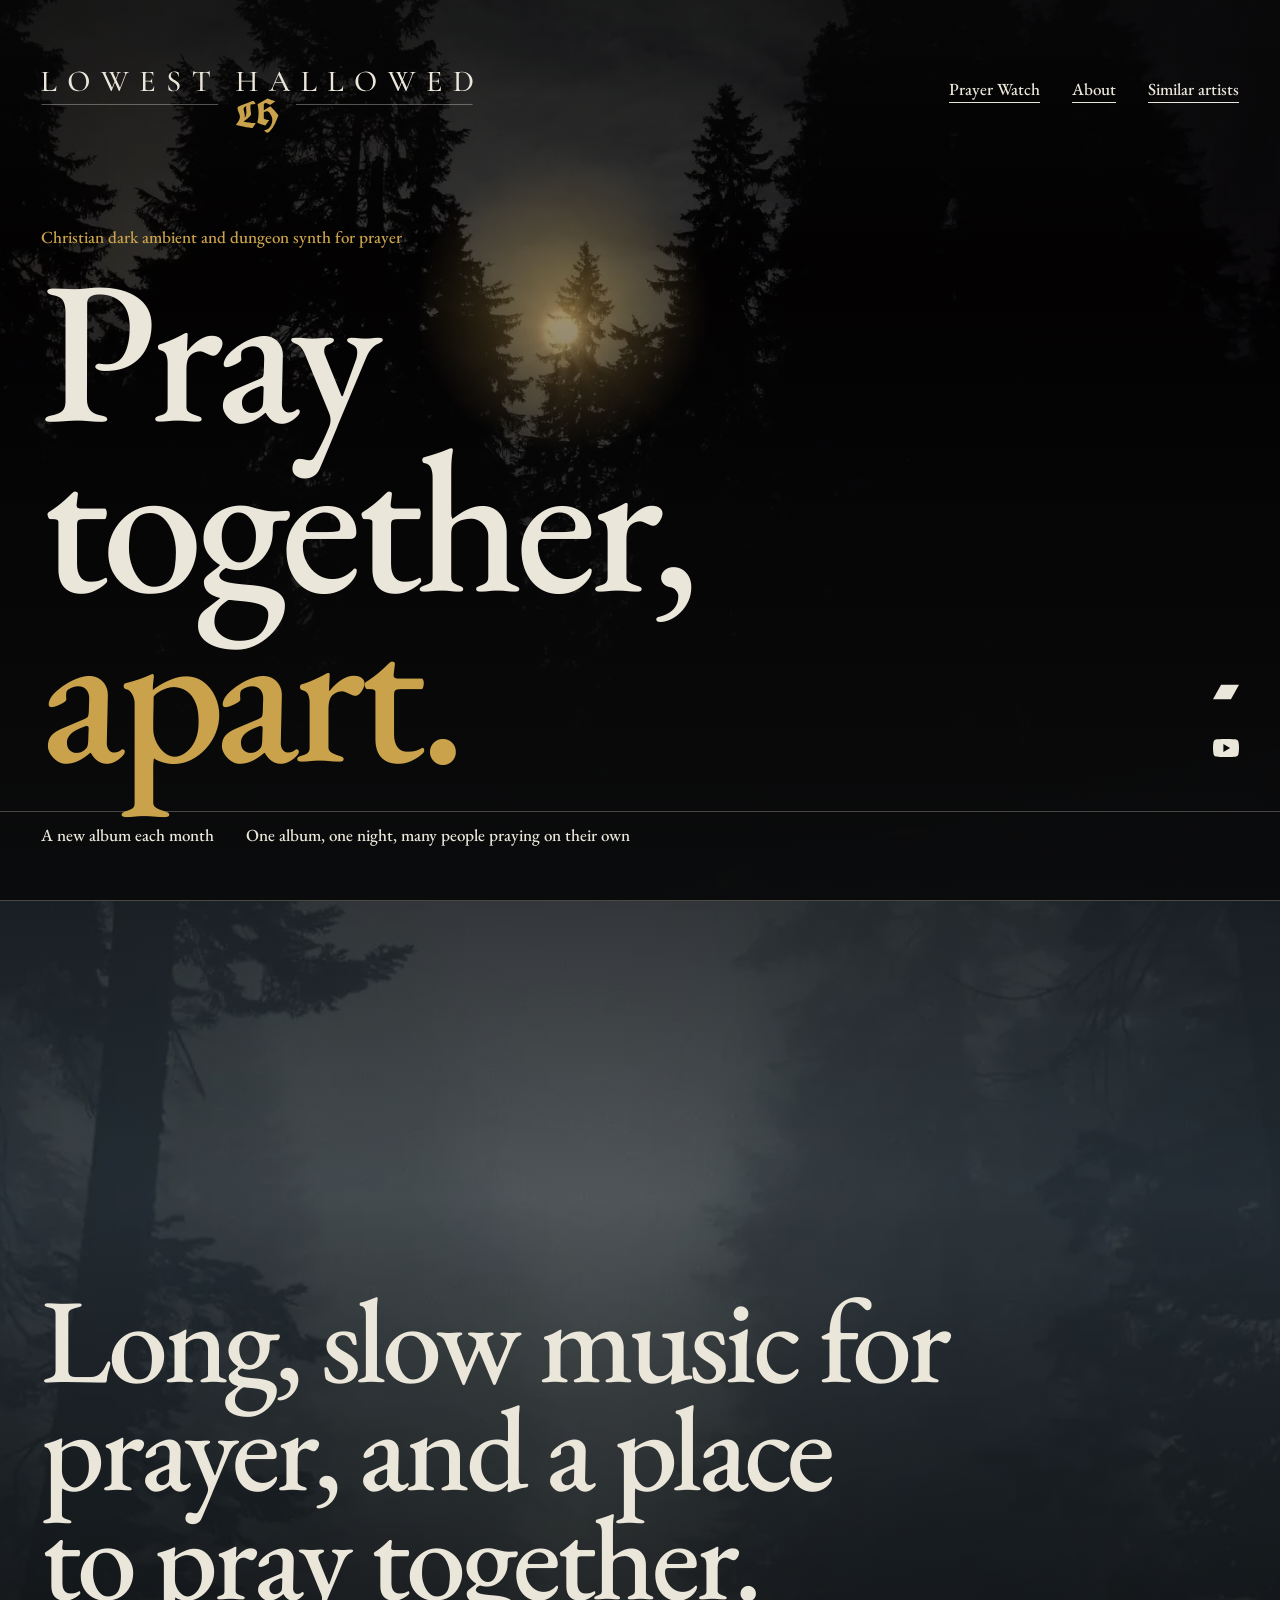
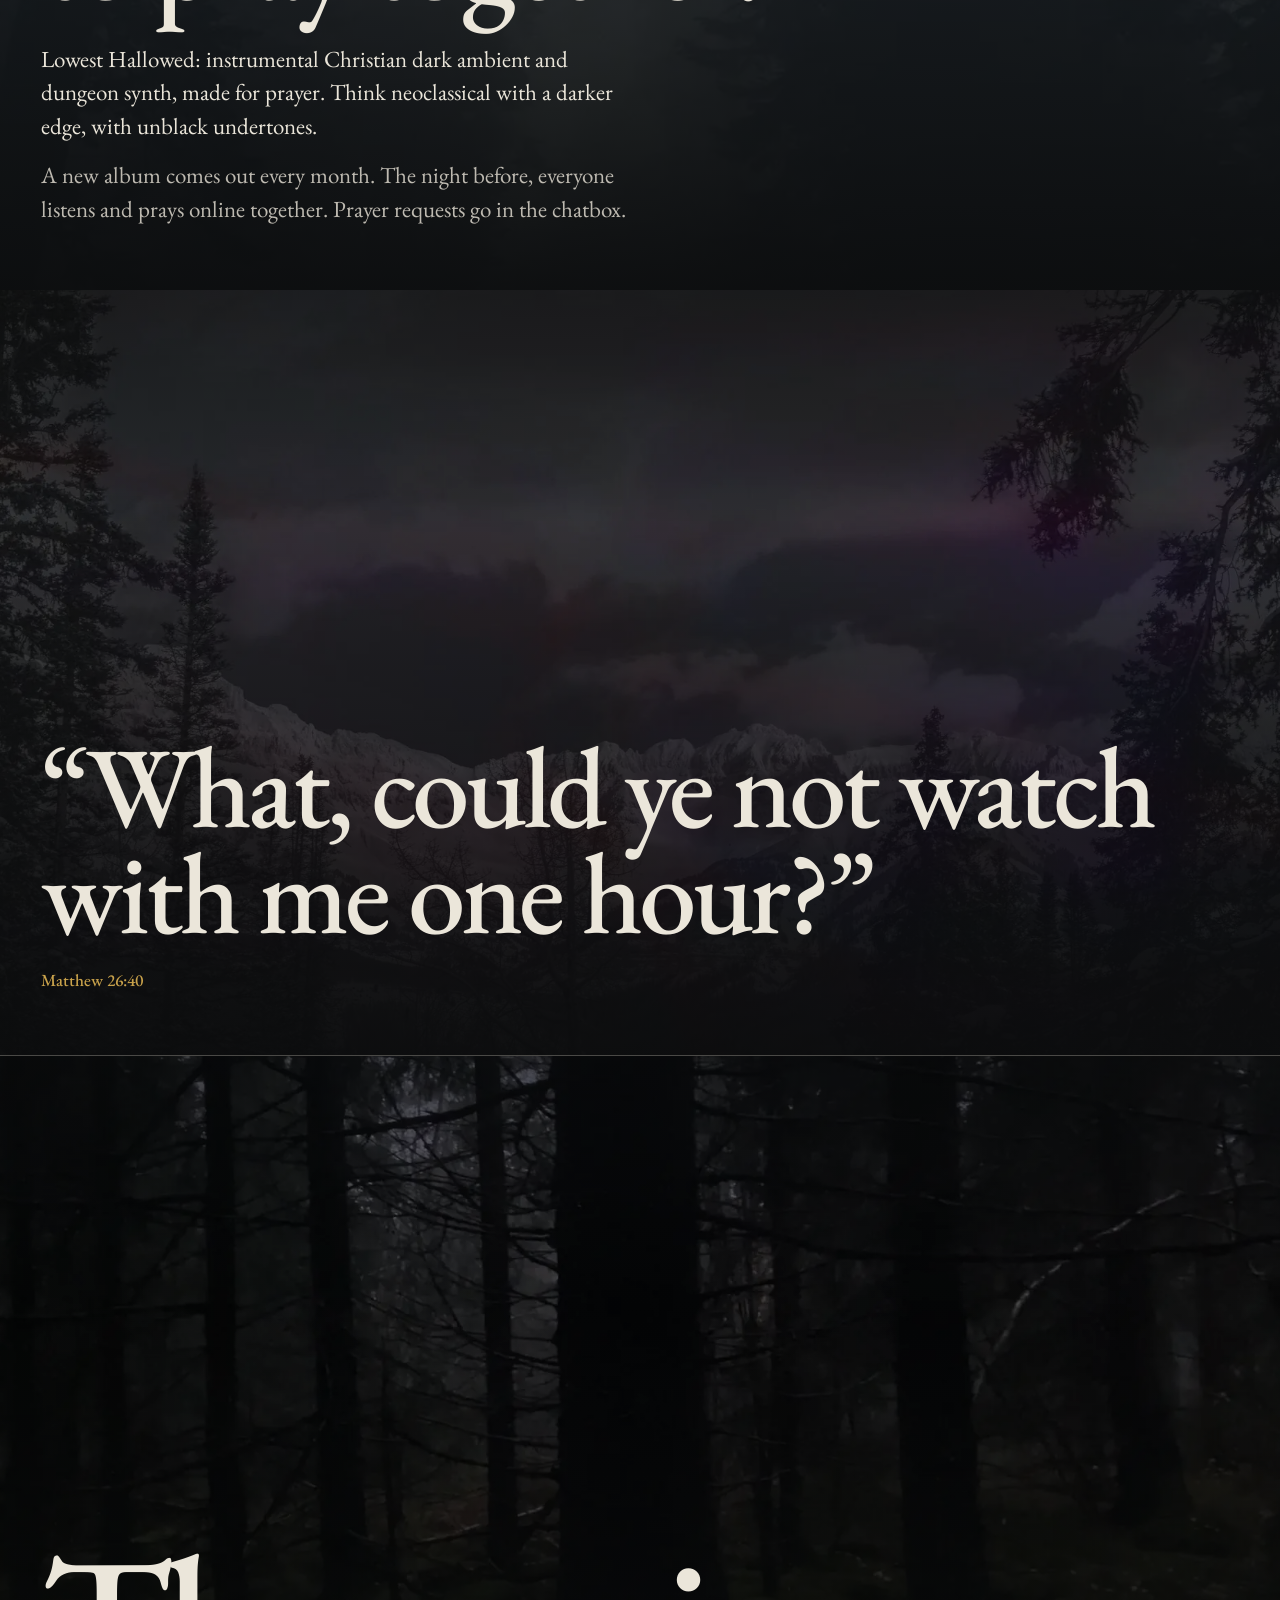
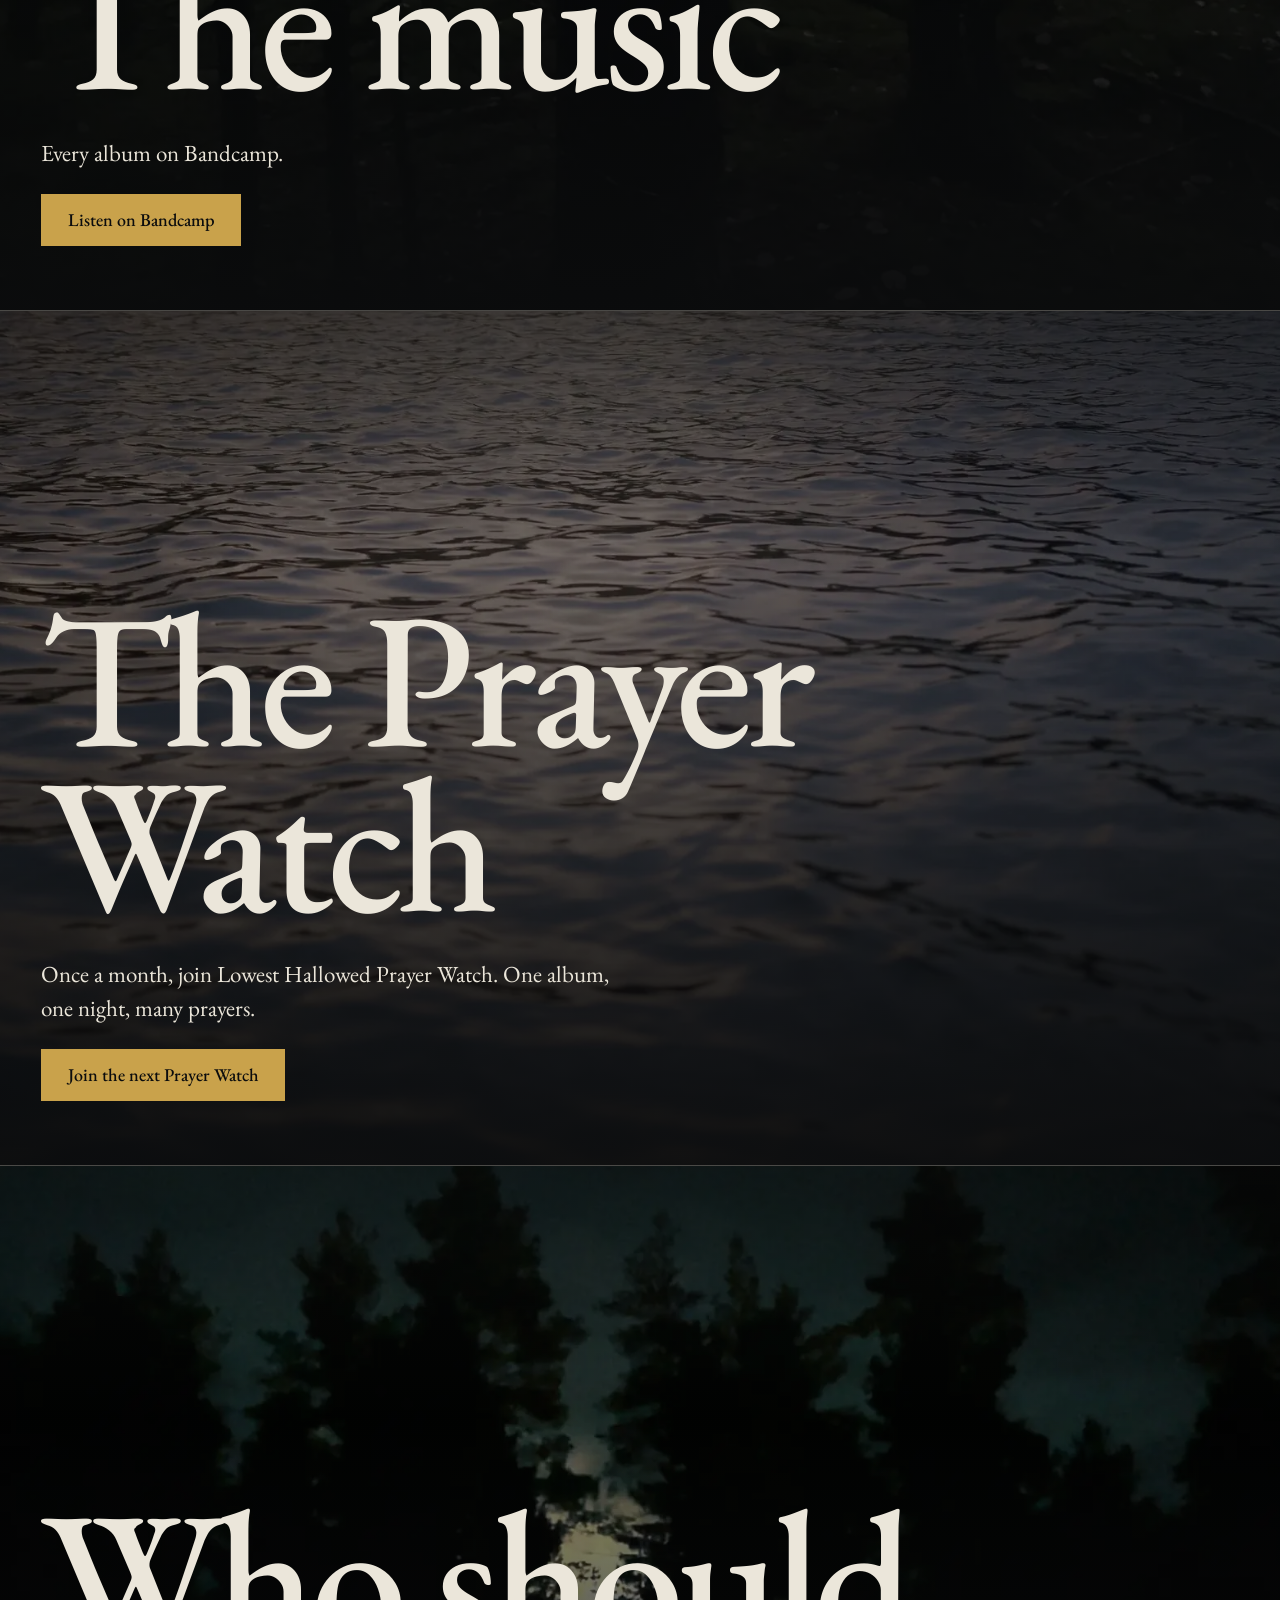
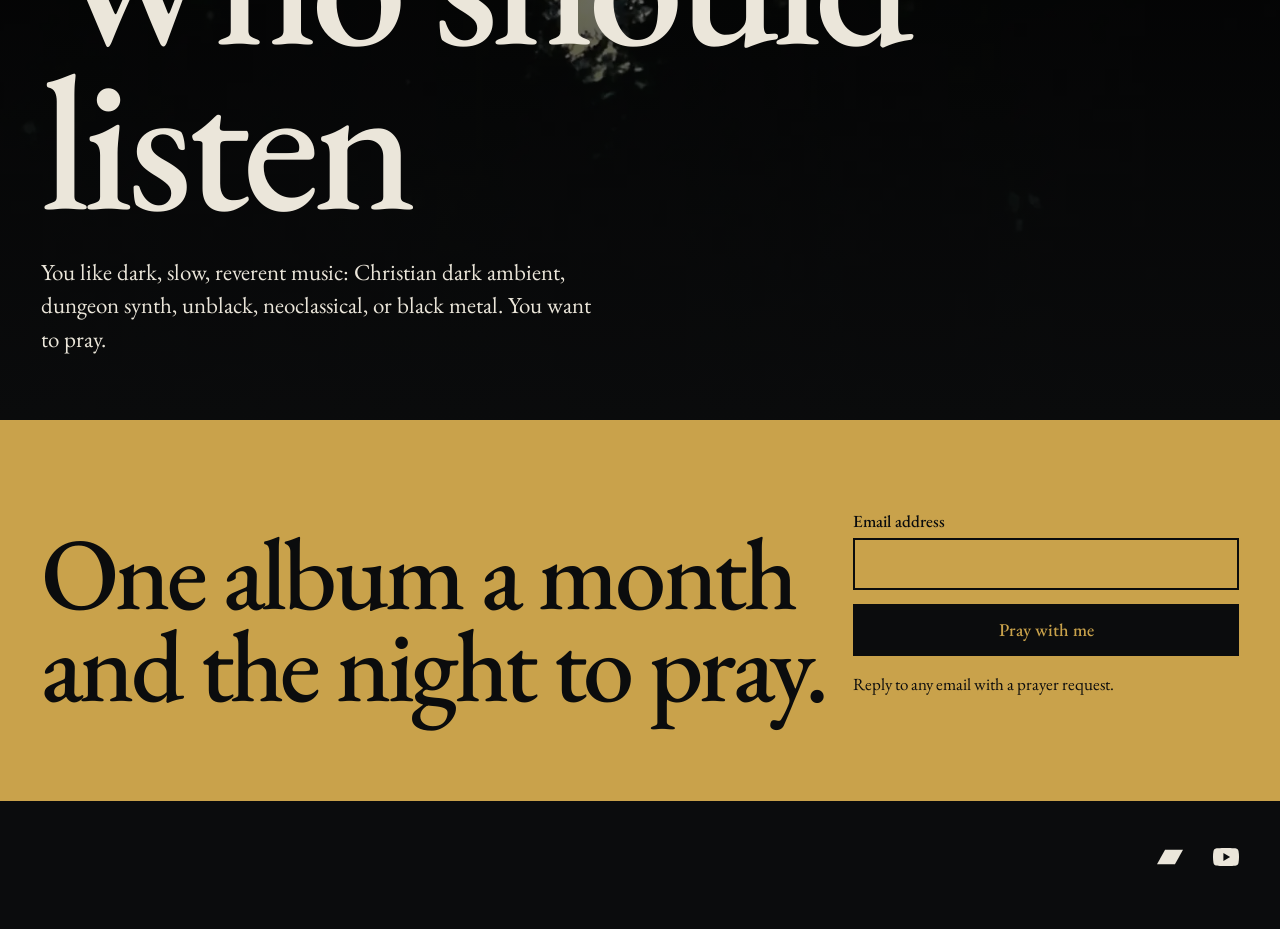
<file: index.html>
<!doctype html>
<html lang="en">
<head>
<meta charset="utf-8">
<meta name="viewport" content="width=device-width,initial-scale=1">
<title>Lowest Hallowed: Christian dark ambient and dungeon synth for prayer</title>
<meta name="description" content="Long, slow, instrumental Christian dark ambient and dungeon synth for prayer and intercession, with unblack undertones. A new album each month, and one night when listeners pray at the same time.">
<!-- gen:social path=/ -->
<link rel="canonical" href="https://lowesthallowed.com/">
<meta property="og:type" content="website">
<meta property="og:site_name" content="Lowest Hallowed">
<meta property="og:title" content="Lowest Hallowed: Christian dark ambient and dungeon synth for prayer">
<meta property="og:description" content="Long, slow, instrumental Christian dark ambient and dungeon synth for prayer and intercession, with unblack undertones. A new album each month, and one night when listeners pray at the same time.">
<meta property="og:url" content="https://lowesthallowed.com/">
<meta property="og:image" content="https://lowesthallowed.com/assets/share-card.jpg">
<meta property="og:image:width" content="1200">
<meta property="og:image:height" content="630">
<meta property="og:image:alt" content="The Lowest Hallowed Prayer Watch. Once a month, one album, one night.">
<meta name="twitter:card" content="summary_large_image">
<!-- /gen:social -->
<meta name="theme-color" content="#0b0c0d">
<meta name="author" content="Steve Chab">
<meta name="robots" content="index,follow,max-image-preview:large,max-snippet:-1">
<link rel="icon" href="favicon.ico" sizes="48x48">
<link rel="icon" href="assets/icon.svg" type="image/svg+xml">
<link rel="apple-touch-icon" href="apple-touch-icon.png">
<link rel="preload" href="assets/fonts/eb-garamond-latin-500-normal.woff2" as="font" type="font/woff2" crossorigin>
<link rel="stylesheet" href="css/site.css">
<!-- gen:group-ld -->
<script type="application/ld+json">
{
  "@context": "https://schema.org",
  "@type": "MusicGroup",
  "name": "Lowest Hallowed",
  "url": "https://lowesthallowed.com/",
  "description": "Lowest Hallowed: Christian dark ambient and dungeon synth for prayer, with unblack undertones, composed by Steve Chab. A new album comes out each month, and listeners pray at the same time.",
  "genre": [
    "Christian dark ambient",
    "Dungeon synth",
    "Unblack",
    "Neoclassical ambient"
  ],
  "image": "https://lowesthallowed.com/assets/share-card.jpg",
  "founder": {
    "@type": "Person",
    "name": "Steve Chab"
  },
  "sameAs": [
    "https://lowesthallowed.bandcamp.com",
    "https://www.youtube.com/@lowesthallowed"
  ]
}
</script>
<!-- /gen:group-ld -->
</head>
<body>
<a class="skip" href="#main">Skip to content</a>
<!-- gen:head current= -->
<header class="site-head"><div class="wrap grid">
<a class="brand" href="./"><img src="assets/pairing-color.svg" alt="Lowest Hallowed, home" width="3994" height="1016"></a>
<nav class="nav" aria-label="Main">
<a href="prayer-watch/">Prayer Watch</a>
<a href="about/">About</a>
<a href="similar/">Similar artists</a>
</nav></div></header>
<!-- /gen:head -->
<main id="main">
<section class="poster" aria-labelledby="h1">
<img class="bg" src="assets/img/moon-pines-2000.webp" srcset="assets/img/moon-pines-1000.webp 1000w, assets/img/moon-pines-2000.webp 2000w" sizes="100vw" alt="" width="2000" height="1125" fetchpriority="high">
<div class="glow" aria-hidden="true"></div>
<div class="poster__body"><div class="wrap grid">
<p class="tag label label--gold">Christian dark ambient and dungeon synth for prayer</p>
<h1 id="h1" class="big"><span>Pray</span> <span>together,</span> <span>apart.</span></h1>
<!-- gen:icons variant=hero -->
<ul class="icons icons--hero" role="list" aria-label="Listen and follow">
<li><a href="https://lowesthallowed.bandcamp.com" aria-label="Bandcamp"><svg viewBox="0 0 24 24" aria-hidden="true"><path fill="currentColor" d="M0 18.75l7.437-13.5H24l-7.438 13.5H0z"/></svg></a></li>
<li><a href="https://www.youtube.com/@lowesthallowed" aria-label="YouTube"><svg viewBox="0 0 24 24" aria-hidden="true"><path fill="currentColor" d="M23.5 6.2a3 3 0 0 0-2.1-2.1C19.5 3.6 12 3.6 12 3.6s-7.5 0-9.4.5A3 3 0 0 0 .5 6.2 31 31 0 0 0 0 12a31 31 0 0 0 .5 5.8 3 3 0 0 0 2.1 2.1c1.9.5 9.4.5 9.4.5s7.5 0 9.4-.5a3 3 0 0 0 2.1-2.1A31 31 0 0 0 24 12a31 31 0 0 0-.5-5.8zM9.6 15.6V8.4l6.2 3.6-6.2 3.6z"/></svg></a></li>
</ul>
<!-- /gen:icons -->
</div>
<div class="credits"><div class="wrap grid"><ul class="label" role="list"><li>A new album each month</li><li>One album, one night, many people praying on their own</li></ul></div></div></div>
</section>

<section class="panel panel--tall" aria-label="About the music"><img class="bg" src="assets/img/fog-band-2000.webp" srcset="assets/img/fog-band-1000.webp 1000w, assets/img/fog-band-2000.webp 2000w" sizes="100vw" alt="" width="2000" height="832" loading="lazy">
<div class="wrap grid"><p class="statement big" data-reveal>Long, slow music for prayer, and a place to pray together.</p>
<div class="txt" data-reveal><p>Lowest Hallowed: instrumental Christian dark ambient and dungeon synth, made for prayer. Think neoclassical with a darker edge, with unblack undertones.</p><p>A new album comes out every month. The night before, everyone listens and prays online together. Prayer requests go in the chatbox.</p></div></div></section>

<section class="slab" aria-label="Scripture"><img class="bg" src="assets/img/snow-mountain-2000.webp" srcset="assets/img/snow-mountain-1000.webp 1000w, assets/img/snow-mountain-2000.webp 2000w" sizes="100vw" alt="" width="2000" height="1334" loading="lazy">
<div class="wrap grid"><figure data-reveal><blockquote class="quote big"><p>&ldquo;What, could ye not watch with me one hour?&rdquo;</p></blockquote><figcaption class="label label--gold">Matthew 26:40</figcaption></figure></div></section>

<section class="panel" aria-labelledby="music-h"><img class="bg" src="assets/img/dark-wood-2000.webp" srcset="assets/img/dark-wood-1000.webp 1000w, assets/img/dark-wood-2000.webp 2000w" sizes="100vw" alt="" width="2000" height="1125" loading="lazy">
<div class="wrap grid"><h2 id="music-h" class="big" data-reveal>The music</h2><div class="txt" data-reveal><p>Every album on Bandcamp.</p><a class="btn" href="https://lowesthallowed.bandcamp.com">Listen on Bandcamp</a></div></div></section>

<section class="panel" aria-labelledby="watch-h"><img class="bg" src="assets/img/dark-water-2000.webp" srcset="assets/img/dark-water-1000.webp 1000w, assets/img/dark-water-2000.webp 2000w" sizes="100vw" alt="" width="2000" height="1125" loading="lazy">
<div class="wrap grid"><h2 id="watch-h" class="big" data-reveal>The Prayer Watch</h2><div class="txt" data-reveal><p>Once a month, join Lowest Hallowed Prayer Watch. One album, one night, many prayers.</p><a class="btn" href="prayer-watch/">Join the next Prayer Watch</a></div></div></section>

<section class="panel" aria-labelledby="who-h"><img class="bg" src="assets/img/night-treeline-2000.webp" srcset="assets/img/night-treeline-1000.webp 1000w, assets/img/night-treeline-2000.webp 2000w" sizes="100vw" alt="" width="2000" height="1125" loading="lazy">
<div class="wrap grid"><h2 id="who-h" class="big" data-reveal>Who should listen</h2><div class="txt" data-reveal><p>You like dark, slow, reverent music: Christian dark ambient, dungeon synth, unblack, neoclassical, or black metal. You want to pray.</p></div></div></section>
<!-- gen:signup -->
<!-- Email signup. Keep the hidden honeypot field (b_...). -->
<section class="signup" aria-labelledby="signup-h"><div class="wrap grid">
<h2 id="signup-h" class="big" data-reveal>One album a month and the night to pray.</h2>
<form action="https://stevechab.us1.list-manage.com/subscribe/post?u=f1053750f10d214155ce8e49b&amp;id=ab0aa554cf&amp;f_id=006b1ce5f0" method="post" id="mc-embedded-subscribe-form" name="mc-embedded-subscribe-form" data-reveal>
<div><label class="label" for="mce-EMAIL">Email address</label><input type="email" name="EMAIL" id="mce-EMAIL" autocomplete="email" required></div>
<input type="hidden" name="group[3117][1]" value="1">
<div class="hp" aria-hidden="true"><input type="text" name="b_f1053750f10d214155ce8e49b_ab0aa554cf" tabindex="-1" value="" autocomplete="off"></div>
<button class="btn" type="submit" name="subscribe" value="Subscribe">Pray with me</button>
<p class="note">Reply to any email with a prayer request.</p>
<p class="note" id="mc-msg" role="status"></p>
</form></div></section>
<script>
/* Progressive enhancement: send the signup to Mailchimp's JSONP endpoint and show the answer here, so nobody lands on Mailchimp's
   thank-you page. Without JS, or if Mailchimp does not answer in 8 seconds, the form posts the normal way. */
(function () {
  var f = document.getElementById('mc-embedded-subscribe-form'), msg = document.getElementById('mc-msg');
  if (!f || !window.URLSearchParams) return;
  f.addEventListener('submit', function (e) {
    e.preventDefault();
    var q = new URLSearchParams(new FormData(f)), s = document.createElement('script'), done = false,
        cb = 'mcDone' + Date.now(), btn = f.querySelector('button');
    function end() { done = true; delete window[cb]; s.remove(); btn.disabled = false; }
    window[cb] = function (r) {
      end();
      msg.textContent = new DOMParser().parseFromString(r.msg || '', 'text/html').body.textContent.replace(/^\d+ - /, '');
      if (r.result === 'success') f.reset();
    };
    q.set('c', cb);
    btn.disabled = true; msg.textContent = 'Sending\u2026';
    s.onerror = function () { if (!done) { end(); f.submit(); } };
    setTimeout(function () { if (!done) { end(); f.submit(); } }, 8000);
    s.src = f.action.replace('/post?', '/post-json?') + '&' + q;
    document.head.appendChild(s);
  });
})();
</script>
<!-- /gen:signup -->
</main>
<!-- gen:footer -->
<footer class="site-foot"><div class="wrap grid">
<ul class="icons" role="list" aria-label="Listen and follow">
<li><a href="https://lowesthallowed.bandcamp.com" aria-label="Bandcamp"><svg viewBox="0 0 24 24" aria-hidden="true"><path fill="currentColor" d="M0 18.75l7.437-13.5H24l-7.438 13.5H0z"/></svg></a></li>
<li><a href="https://www.youtube.com/@lowesthallowed" aria-label="YouTube"><svg viewBox="0 0 24 24" aria-hidden="true"><path fill="currentColor" d="M23.5 6.2a3 3 0 0 0-2.1-2.1C19.5 3.6 12 3.6 12 3.6s-7.5 0-9.4.5A3 3 0 0 0 .5 6.2 31 31 0 0 0 0 12a31 31 0 0 0 .5 5.8 3 3 0 0 0 2.1 2.1c1.9.5 9.4.5 9.4.5s7.5 0 9.4-.5a3 3 0 0 0 2.1-2.1A31 31 0 0 0 24 12a31 31 0 0 0-.5-5.8zM9.6 15.6V8.4l6.2 3.6-6.2 3.6z"/></svg></a></li>
</ul>
</div></footer>
<!-- /gen:footer -->
<script src="js/reveal.js"></script>
</body>
</html>
</file>
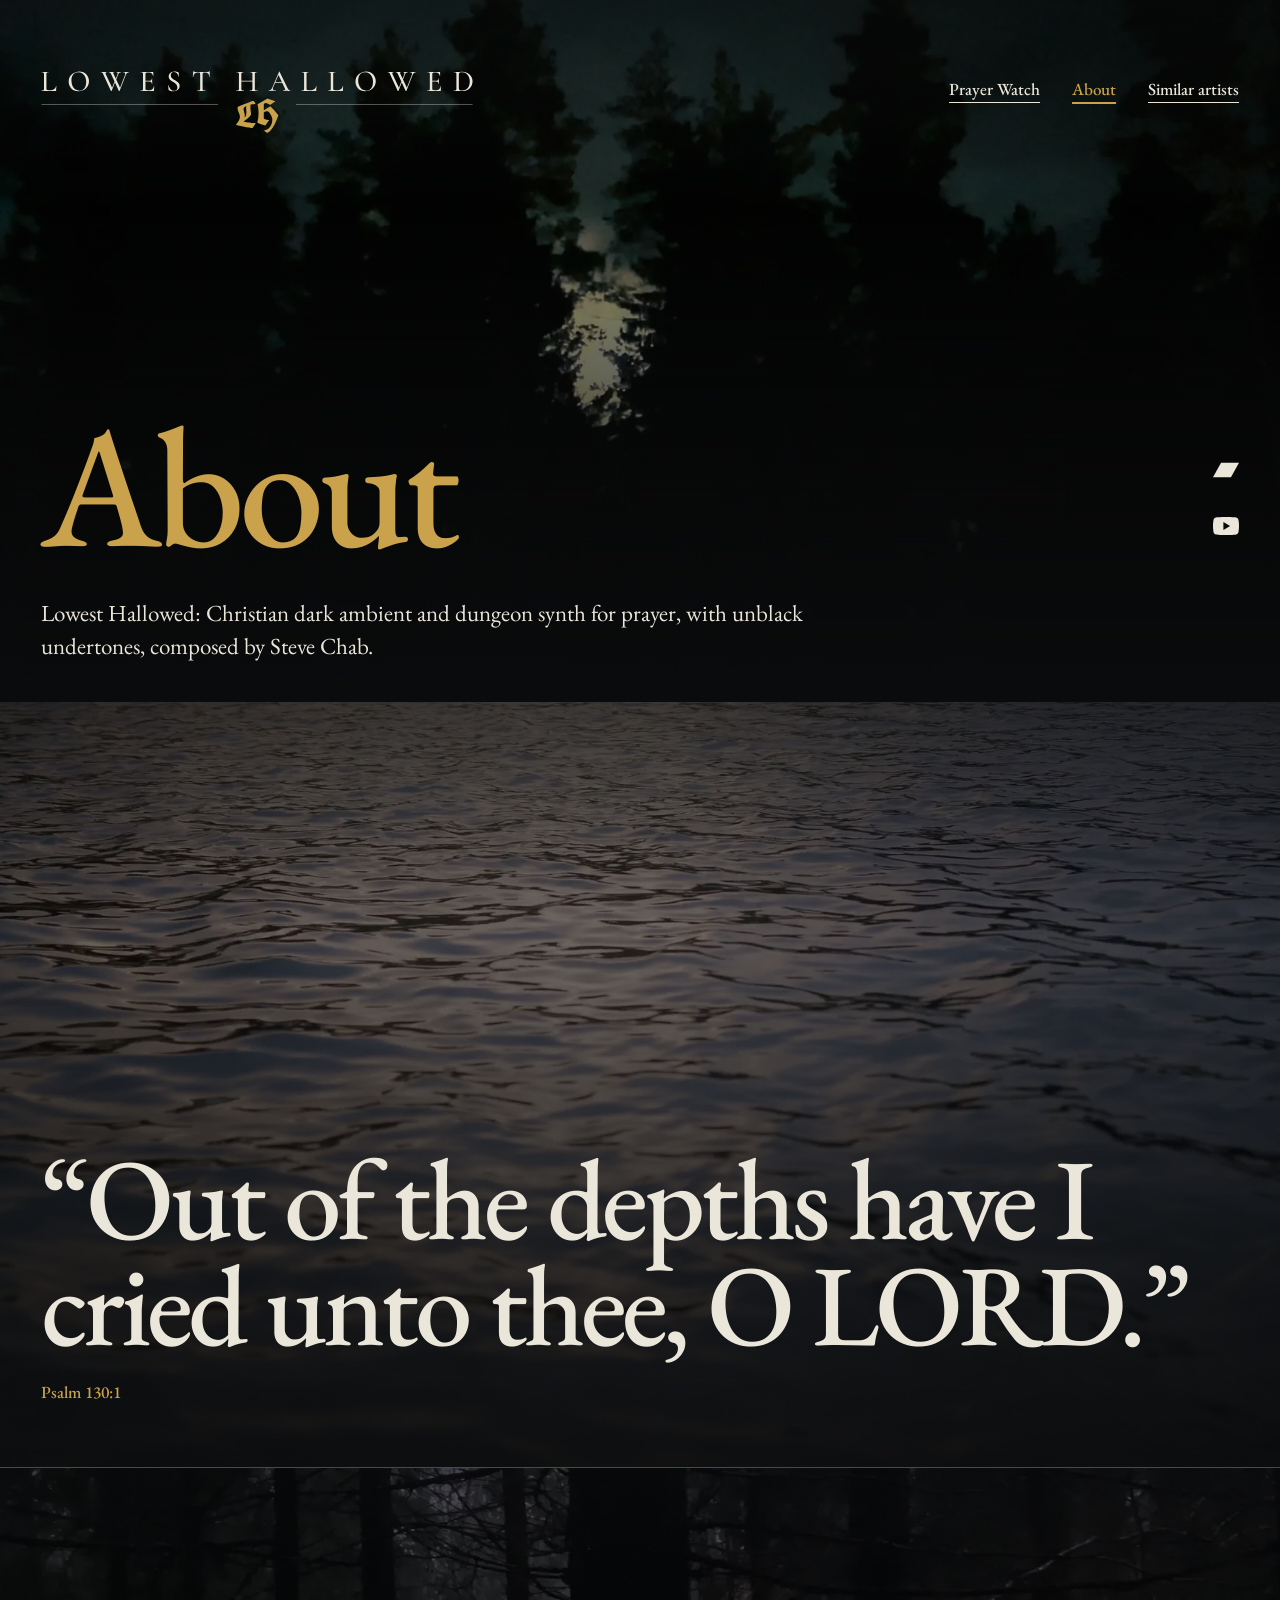
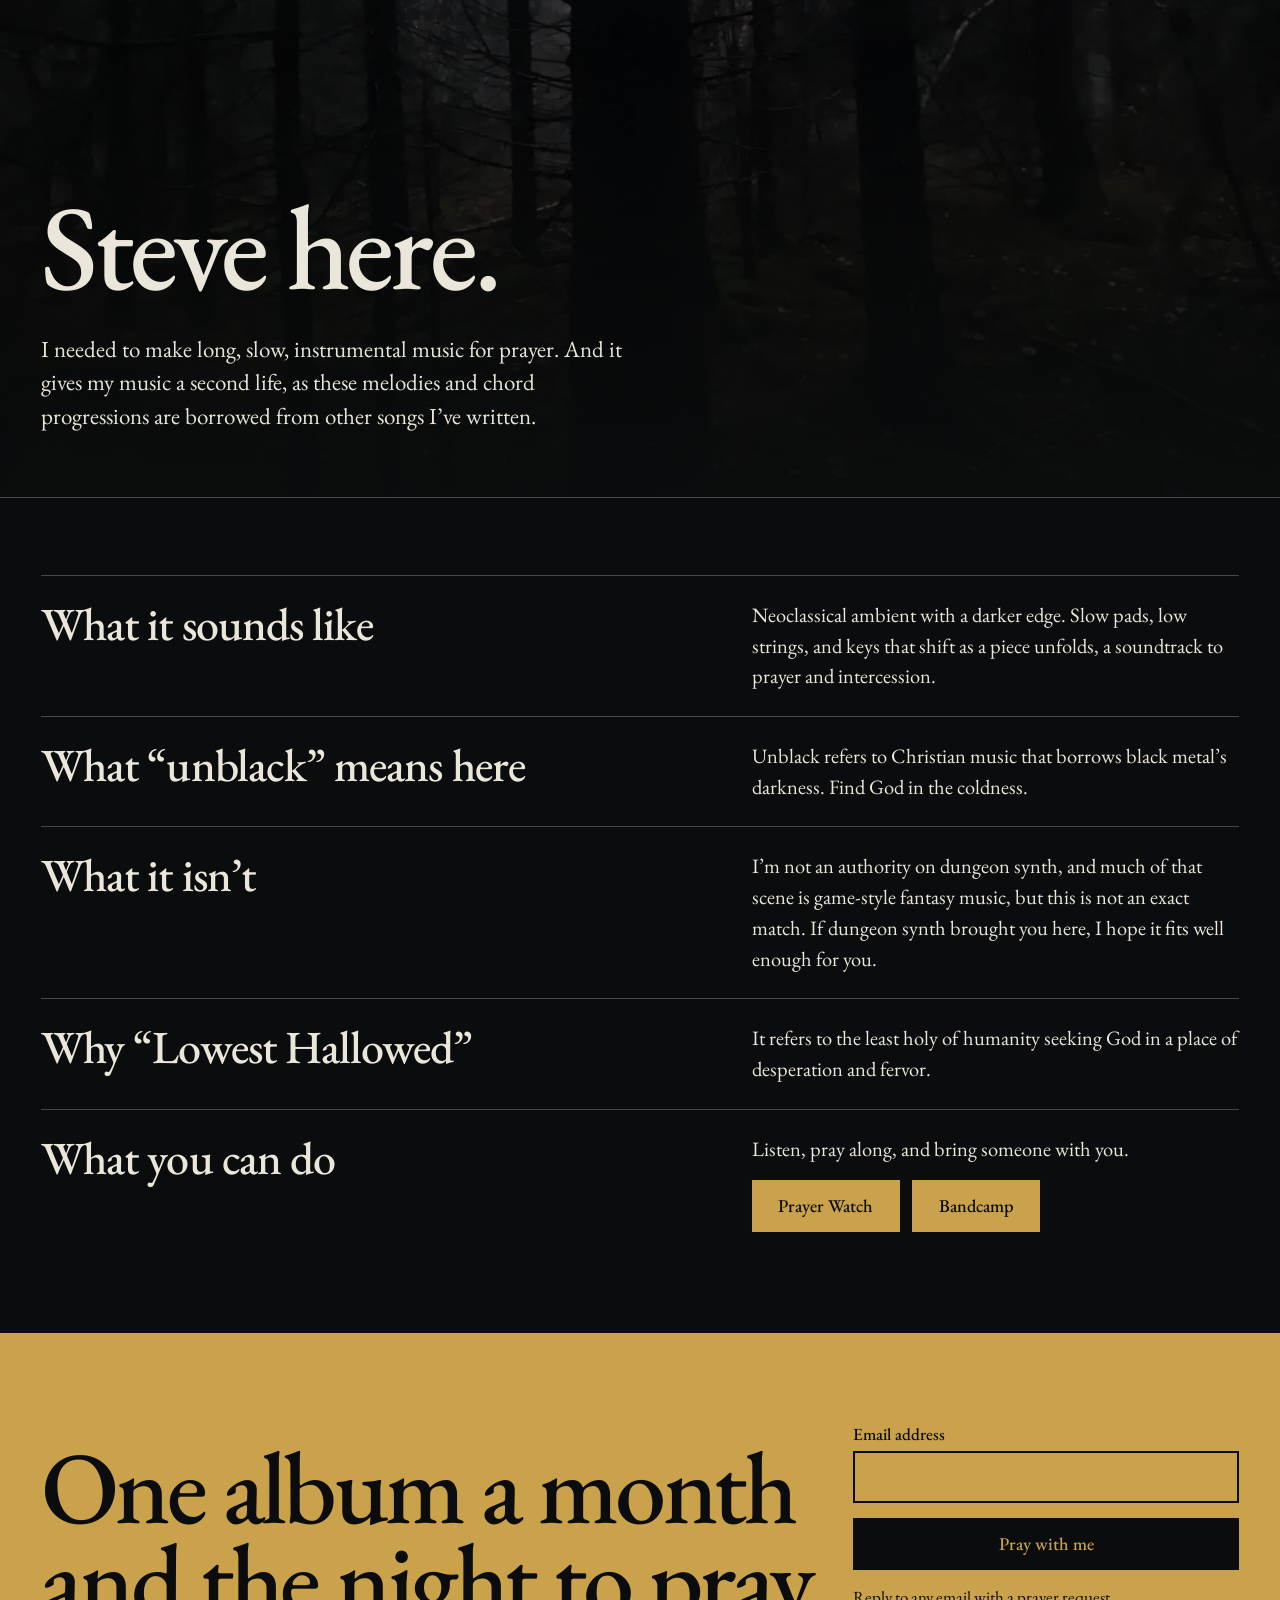
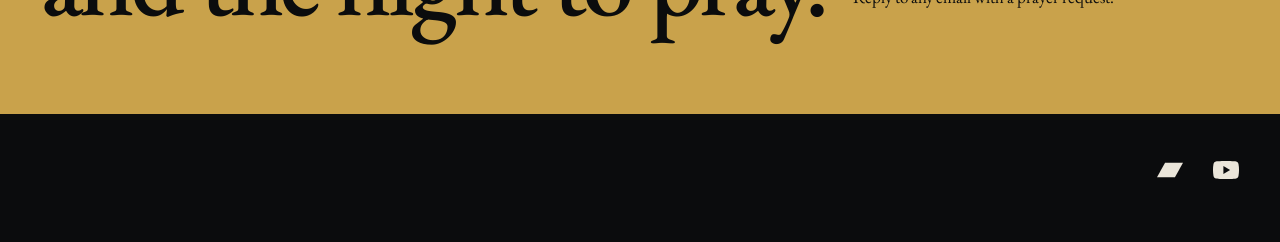
<file: about/index.html>
<!doctype html>
<html lang="en">
<head>
<meta charset="utf-8">
<meta name="viewport" content="width=device-width,initial-scale=1">
<title>About Lowest Hallowed: Christian dark ambient and dungeon synth</title>
<meta name="description" content="Lowest Hallowed: Christian dark ambient and dungeon synth for prayer, with unblack undertones, composed by Steve Chab. What it is, what it isn&rsquo;t, and why it exists.">
<!-- gen:social path=/about/ -->
<link rel="canonical" href="https://lowesthallowed.com/about/">
<meta property="og:type" content="website">
<meta property="og:site_name" content="Lowest Hallowed">
<meta property="og:title" content="About Lowest Hallowed: Christian dark ambient and dungeon synth">
<meta property="og:description" content="Lowest Hallowed: Christian dark ambient and dungeon synth for prayer, with unblack undertones, composed by Steve Chab. What it is, what it isn&rsquo;t, and why it exists.">
<meta property="og:url" content="https://lowesthallowed.com/about/">
<meta property="og:image" content="https://lowesthallowed.com/assets/share-card.jpg">
<meta property="og:image:width" content="1200">
<meta property="og:image:height" content="630">
<meta property="og:image:alt" content="The Lowest Hallowed Prayer Watch. Once a month, one album, one night.">
<meta name="twitter:card" content="summary_large_image">
<!-- /gen:social -->
<meta name="theme-color" content="#0b0c0d">
<meta name="author" content="Steve Chab">
<meta name="robots" content="index,follow,max-image-preview:large,max-snippet:-1">
<link rel="icon" href="../favicon.ico" sizes="48x48">
<link rel="icon" href="../assets/icon.svg" type="image/svg+xml">
<link rel="apple-touch-icon" href="../apple-touch-icon.png">
<link rel="preload" href="../assets/fonts/eb-garamond-latin-500-normal.woff2" as="font" type="font/woff2" crossorigin>
<link rel="stylesheet" href="../css/site.css">
<!-- gen:group-ld -->
<script type="application/ld+json">
{
  "@context": "https://schema.org",
  "@type": "MusicGroup",
  "name": "Lowest Hallowed",
  "url": "https://lowesthallowed.com/",
  "description": "Lowest Hallowed: Christian dark ambient and dungeon synth for prayer, with unblack undertones, composed by Steve Chab. A new album comes out each month, and listeners pray at the same time.",
  "genre": [
    "Christian dark ambient",
    "Dungeon synth",
    "Unblack",
    "Neoclassical ambient"
  ],
  "image": "https://lowesthallowed.com/assets/share-card.jpg",
  "founder": {
    "@type": "Person",
    "name": "Steve Chab"
  },
  "sameAs": [
    "https://lowesthallowed.bandcamp.com",
    "https://www.youtube.com/@lowesthallowed"
  ]
}
</script>
<!-- /gen:group-ld -->
<script type="application/ld+json">
{
  "@context": "https://schema.org",
  "@type": "Person",
  "name": "Steve Chab",
  "jobTitle": "Composer",
  "url": "https://lowesthallowed.com/about/",
  "description": "Steve Chab composes Lowest Hallowed, long, slow, instrumental Christian dark ambient and dungeon synth for prayer.",
  "worksFor": {
    "@type": "MusicGroup",
    "name": "Lowest Hallowed",
    "url": "https://lowesthallowed.com/"
  }
}
</script>
</head>
<body>
<a class="skip" href="#main">Skip to content</a>
<!-- gen:head current=about root=../ -->
<header class="site-head"><div class="wrap grid">
<a class="brand" href="../"><img src="../assets/pairing-color.svg" alt="Lowest Hallowed, home" width="3994" height="1016"></a>
<nav class="nav" aria-label="Main">
<a href="../prayer-watch/">Prayer Watch</a>
<a href="../about/" aria-current="page">About</a>
<a href="../similar/">Similar artists</a>
</nav></div></header>
<!-- /gen:head -->
<main id="main">
<section class="poster poster--page" aria-labelledby="h1">
<img class="bg" src="../assets/img/night-treeline-2000.webp" srcset="../assets/img/night-treeline-1000.webp 1000w, ../assets/img/night-treeline-2000.webp 2000w" sizes="100vw" alt="" width="2000" height="1125" fetchpriority="high">
<div class="poster__body"><div class="wrap grid">
<h1 id="h1" class="big"><span>About</span></h1>
<!-- gen:icons variant=hero -->
<ul class="icons icons--hero" role="list" aria-label="Listen and follow">
<li><a href="https://lowesthallowed.bandcamp.com" aria-label="Bandcamp"><svg viewBox="0 0 24 24" aria-hidden="true"><path fill="currentColor" d="M0 18.75l7.437-13.5H24l-7.438 13.5H0z"/></svg></a></li>
<li><a href="https://www.youtube.com/@lowesthallowed" aria-label="YouTube"><svg viewBox="0 0 24 24" aria-hidden="true"><path fill="currentColor" d="M23.5 6.2a3 3 0 0 0-2.1-2.1C19.5 3.6 12 3.6 12 3.6s-7.5 0-9.4.5A3 3 0 0 0 .5 6.2 31 31 0 0 0 0 12a31 31 0 0 0 .5 5.8 3 3 0 0 0 2.1 2.1c1.9.5 9.4.5 9.4.5s7.5 0 9.4-.5a3 3 0 0 0 2.1-2.1A31 31 0 0 0 24 12a31 31 0 0 0-.5-5.8zM9.6 15.6V8.4l6.2 3.6-6.2 3.6z"/></svg></a></li>
</ul>
<!-- /gen:icons -->
<p class="lede">Lowest Hallowed: Christian dark ambient and dungeon synth for prayer, with unblack undertones, composed by Steve Chab.</p>
</div></div>
</section>

<section class="slab" aria-label="Scripture"><img class="bg" src="../assets/img/dark-water-2000.webp" srcset="../assets/img/dark-water-1000.webp 1000w, ../assets/img/dark-water-2000.webp 2000w" sizes="100vw" alt="" width="2000" height="1125" loading="lazy">
<div class="wrap grid"><figure data-reveal><blockquote class="quote big"><p>&ldquo;Out of the depths have I cried unto thee, O LORD.&rdquo;</p></blockquote><figcaption class="label label--gold">Psalm 130:1</figcaption></figure></div></section>

<section class="panel panel--short" aria-label="Who I am"><img class="bg" src="../assets/img/dark-wood-2000.webp" srcset="../assets/img/dark-wood-1000.webp 1000w, ../assets/img/dark-wood-2000.webp 2000w" sizes="100vw" alt="" width="2000" height="1125" loading="lazy">
<div class="wrap grid"><p class="statement big" data-reveal>Steve here.</p>
<div class="txt" data-reveal><p>I needed to make long, slow, instrumental music for prayer. And it gives my music a second life, as these melodies and chord progressions are borrowed from other songs I&rsquo;ve written.</p></div></div></section>

<section class="list"><div class="wrap grid"><div class="rows">
<div data-reveal><h2>What it sounds like</h2><div class="body"><p>Neoclassical ambient with a darker edge. Slow pads, low strings, and keys that shift as a piece unfolds, a soundtrack to prayer and intercession.</p></div></div>
<div data-reveal><h2>What &ldquo;unblack&rdquo; means here</h2><div class="body"><p>Unblack refers to Christian music that borrows black metal&rsquo;s darkness. Find God in the coldness.</p></div></div>
<div data-reveal><h2>What it isn&rsquo;t</h2><div class="body"><p>I&rsquo;m not an authority on dungeon synth, and much of that scene is game-style fantasy music, but this is not an exact match. If dungeon synth brought you here, I hope it fits well enough for you.</p></div></div>
<div data-reveal><h2>Why &ldquo;Lowest Hallowed&rdquo;</h2><div class="body"><p>It refers to the least holy of humanity seeking God in a place of desperation and fervor.</p></div></div>
<div data-reveal><h2>What you can do</h2><div class="body"><p>Listen, pray along, and bring someone with you.</p><div class="btns"><a class="btn" href="../prayer-watch/">Prayer Watch</a><a class="btn" href="https://lowesthallowed.bandcamp.com">Bandcamp</a></div></div></div>
</div></div></section>
<!-- gen:signup -->
<!-- Email signup. Keep the hidden honeypot field (b_...). -->
<section class="signup" aria-labelledby="signup-h"><div class="wrap grid">
<h2 id="signup-h" class="big" data-reveal>One album a month and the night to pray.</h2>
<form action="https://stevechab.us1.list-manage.com/subscribe/post?u=f1053750f10d214155ce8e49b&amp;id=ab0aa554cf&amp;f_id=006b1ce5f0" method="post" id="mc-embedded-subscribe-form" name="mc-embedded-subscribe-form" data-reveal>
<div><label class="label" for="mce-EMAIL">Email address</label><input type="email" name="EMAIL" id="mce-EMAIL" autocomplete="email" required></div>
<input type="hidden" name="group[3117][1]" value="1">
<div class="hp" aria-hidden="true"><input type="text" name="b_f1053750f10d214155ce8e49b_ab0aa554cf" tabindex="-1" value="" autocomplete="off"></div>
<button class="btn" type="submit" name="subscribe" value="Subscribe">Pray with me</button>
<p class="note">Reply to any email with a prayer request.</p>
<p class="note" id="mc-msg" role="status"></p>
</form></div></section>
<script>
/* Progressive enhancement: send the signup to Mailchimp's JSONP endpoint and show the answer here, so nobody lands on Mailchimp's
   thank-you page. Without JS, or if Mailchimp does not answer in 8 seconds, the form posts the normal way. */
(function () {
  var f = document.getElementById('mc-embedded-subscribe-form'), msg = document.getElementById('mc-msg');
  if (!f || !window.URLSearchParams) return;
  f.addEventListener('submit', function (e) {
    e.preventDefault();
    var q = new URLSearchParams(new FormData(f)), s = document.createElement('script'), done = false,
        cb = 'mcDone' + Date.now(), btn = f.querySelector('button');
    function end() { done = true; delete window[cb]; s.remove(); btn.disabled = false; }
    window[cb] = function (r) {
      end();
      msg.textContent = new DOMParser().parseFromString(r.msg || '', 'text/html').body.textContent.replace(/^\d+ - /, '');
      if (r.result === 'success') f.reset();
    };
    q.set('c', cb);
    btn.disabled = true; msg.textContent = 'Sending\u2026';
    s.onerror = function () { if (!done) { end(); f.submit(); } };
    setTimeout(function () { if (!done) { end(); f.submit(); } }, 8000);
    s.src = f.action.replace('/post?', '/post-json?') + '&' + q;
    document.head.appendChild(s);
  });
})();
</script>
<!-- /gen:signup -->
</main>
<!-- gen:footer -->
<footer class="site-foot"><div class="wrap grid">
<ul class="icons" role="list" aria-label="Listen and follow">
<li><a href="https://lowesthallowed.bandcamp.com" aria-label="Bandcamp"><svg viewBox="0 0 24 24" aria-hidden="true"><path fill="currentColor" d="M0 18.75l7.437-13.5H24l-7.438 13.5H0z"/></svg></a></li>
<li><a href="https://www.youtube.com/@lowesthallowed" aria-label="YouTube"><svg viewBox="0 0 24 24" aria-hidden="true"><path fill="currentColor" d="M23.5 6.2a3 3 0 0 0-2.1-2.1C19.5 3.6 12 3.6 12 3.6s-7.5 0-9.4.5A3 3 0 0 0 .5 6.2 31 31 0 0 0 0 12a31 31 0 0 0 .5 5.8 3 3 0 0 0 2.1 2.1c1.9.5 9.4.5 9.4.5s7.5 0 9.4-.5a3 3 0 0 0 2.1-2.1A31 31 0 0 0 24 12a31 31 0 0 0-.5-5.8zM9.6 15.6V8.4l6.2 3.6-6.2 3.6z"/></svg></a></li>
</ul>
</div></footer>
<!-- /gen:footer -->
<script src="../js/reveal.js"></script>
</body>
</html>
</file>
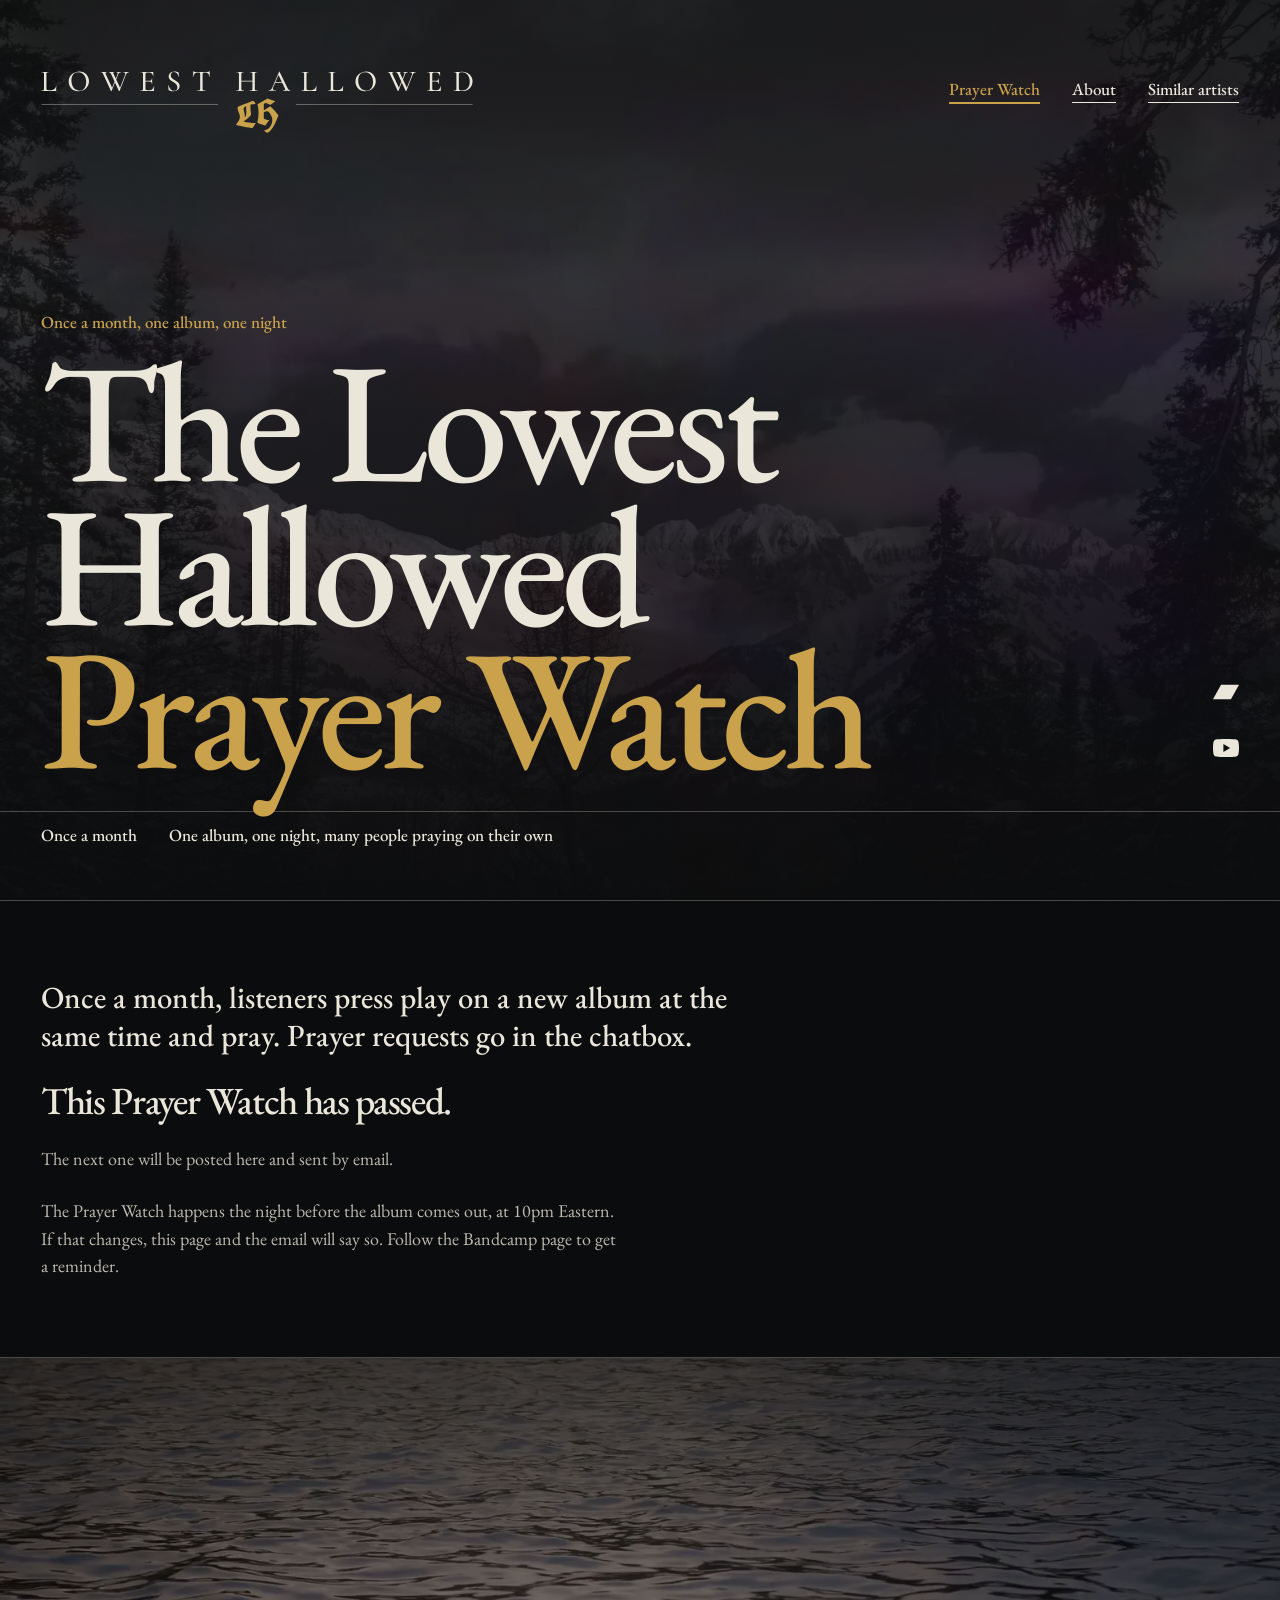
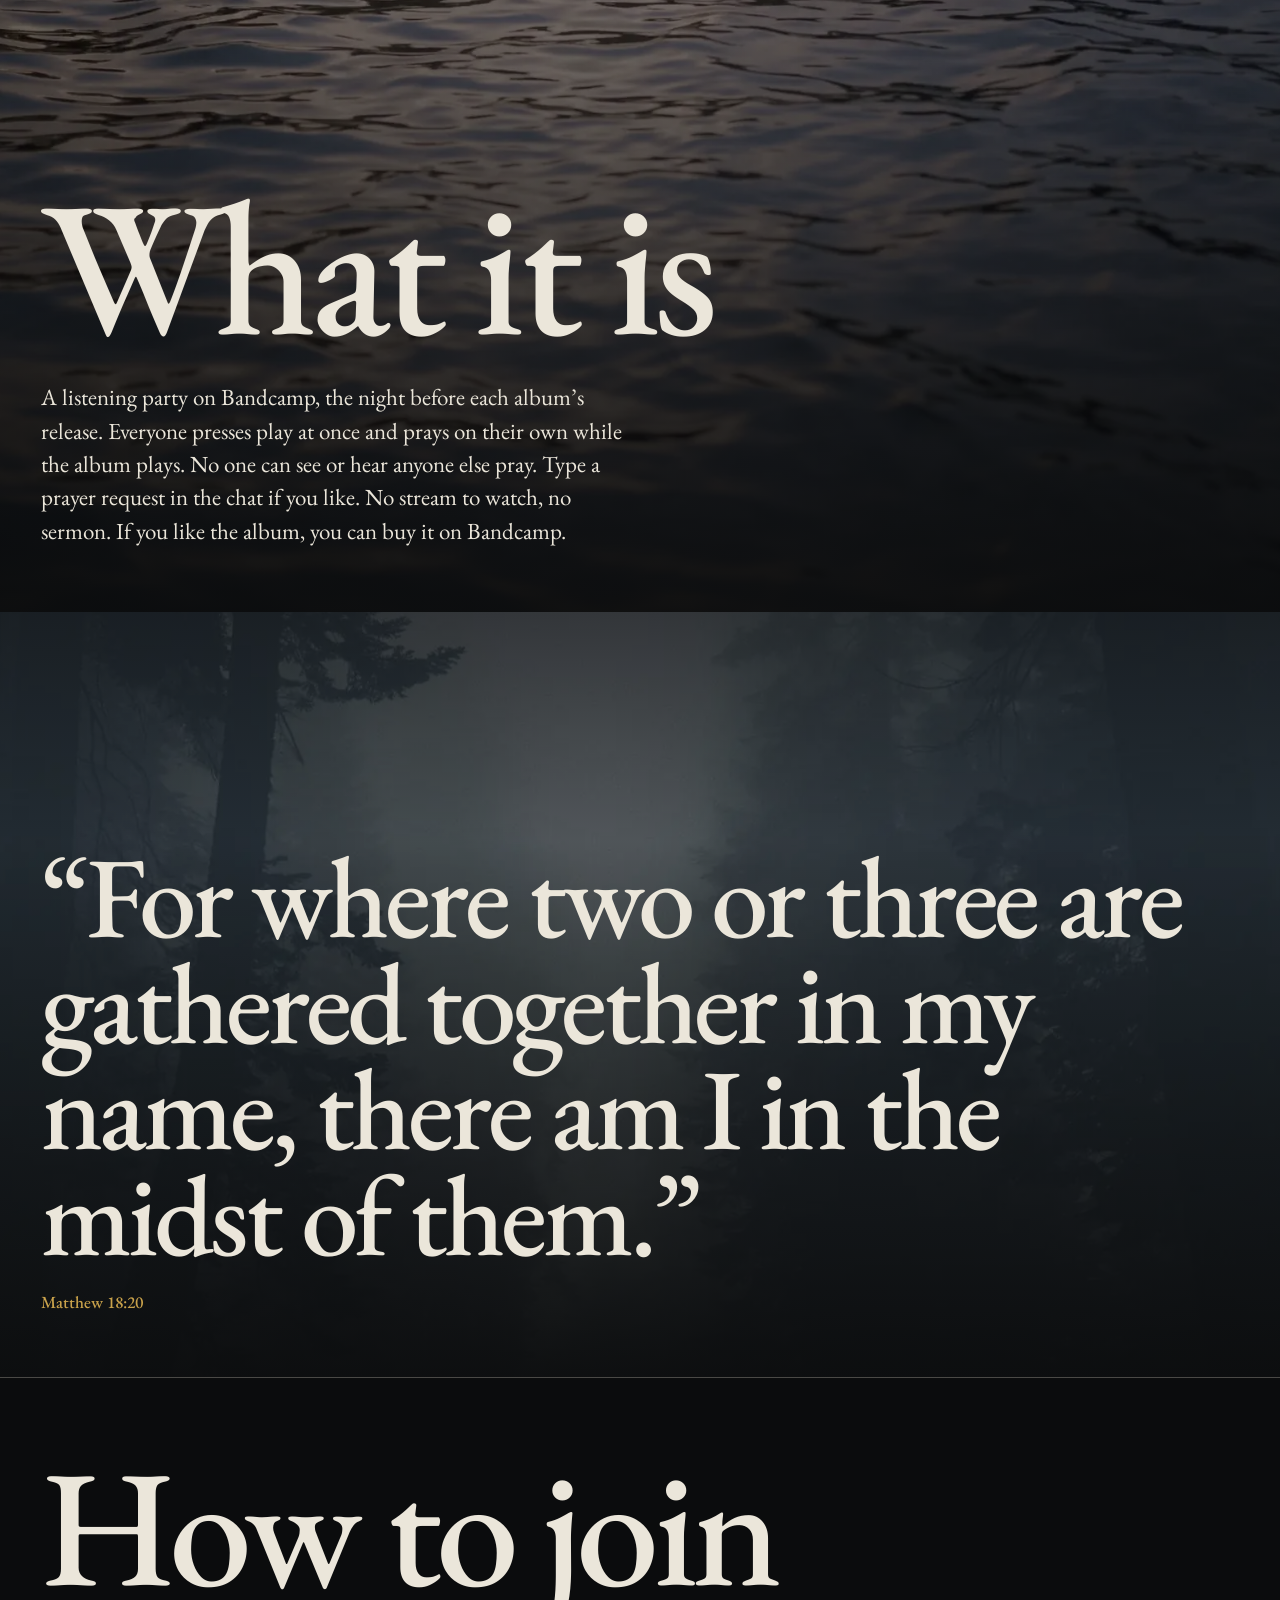
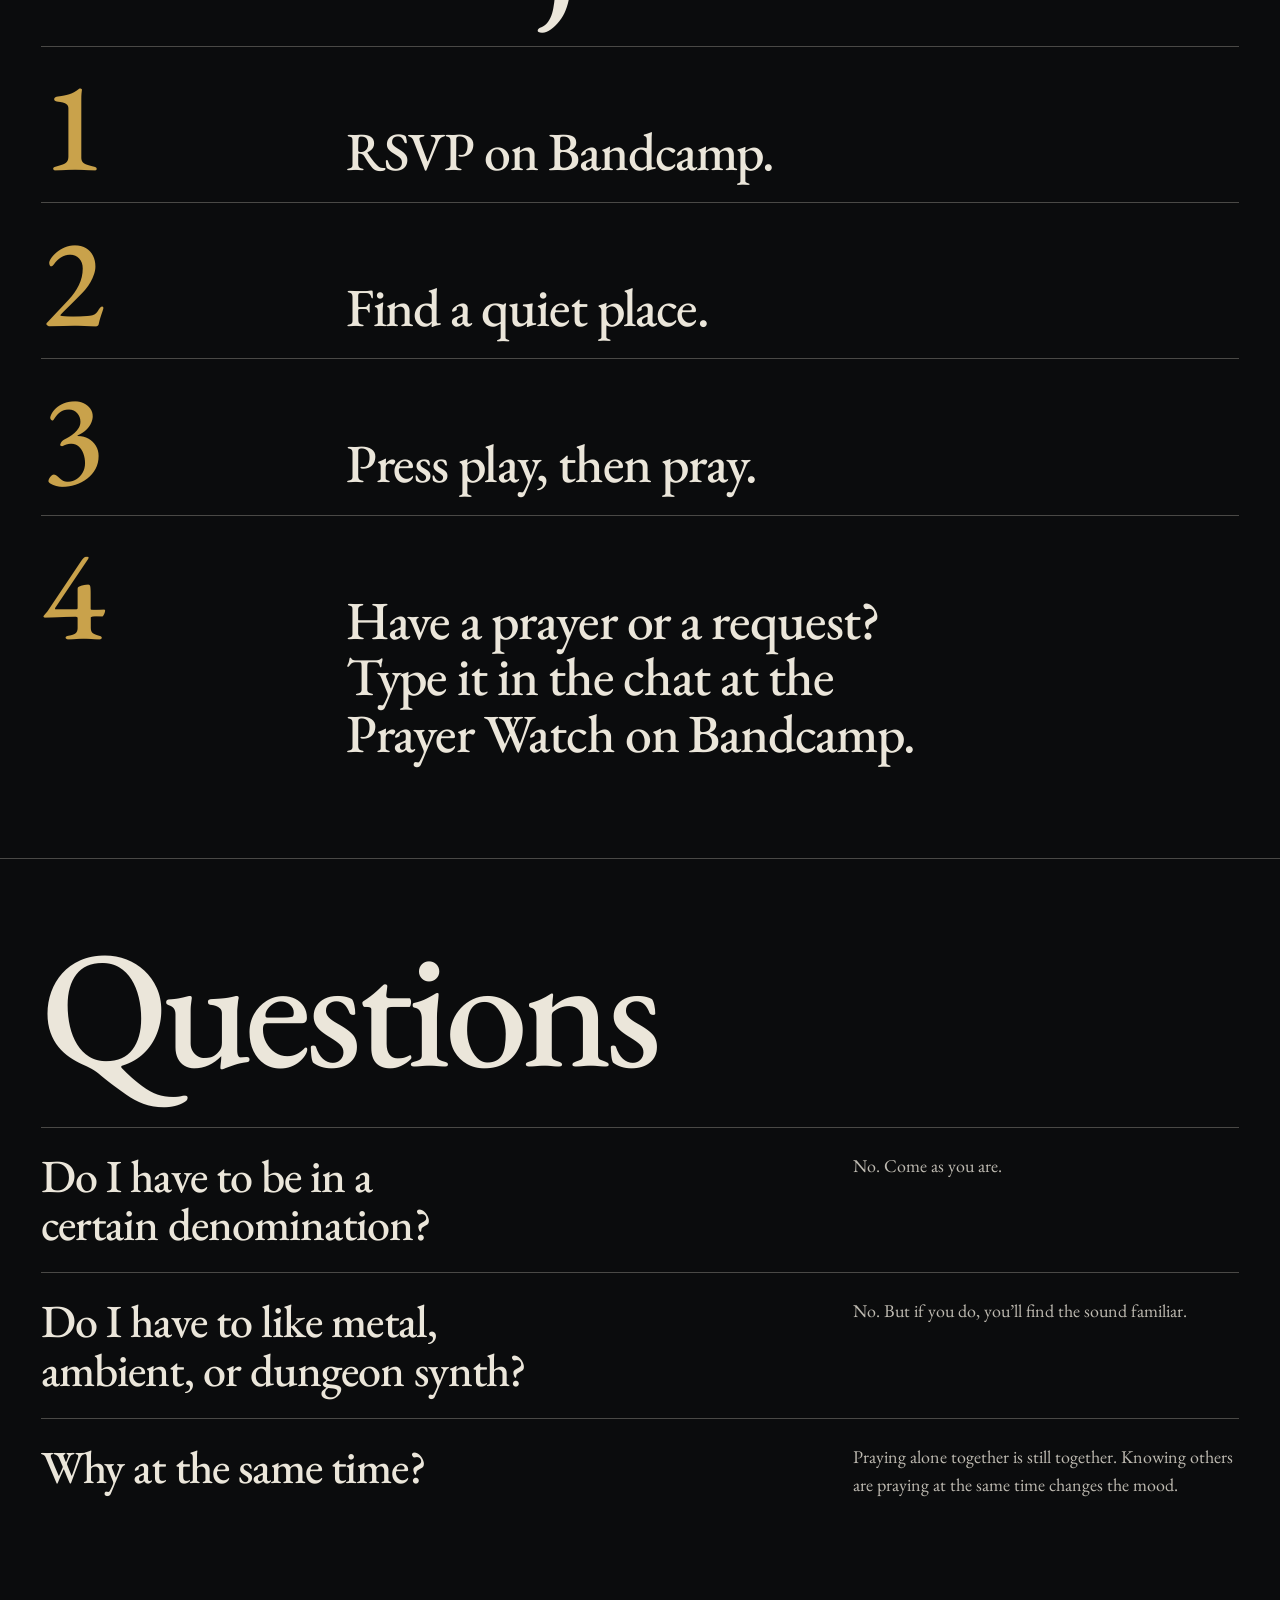
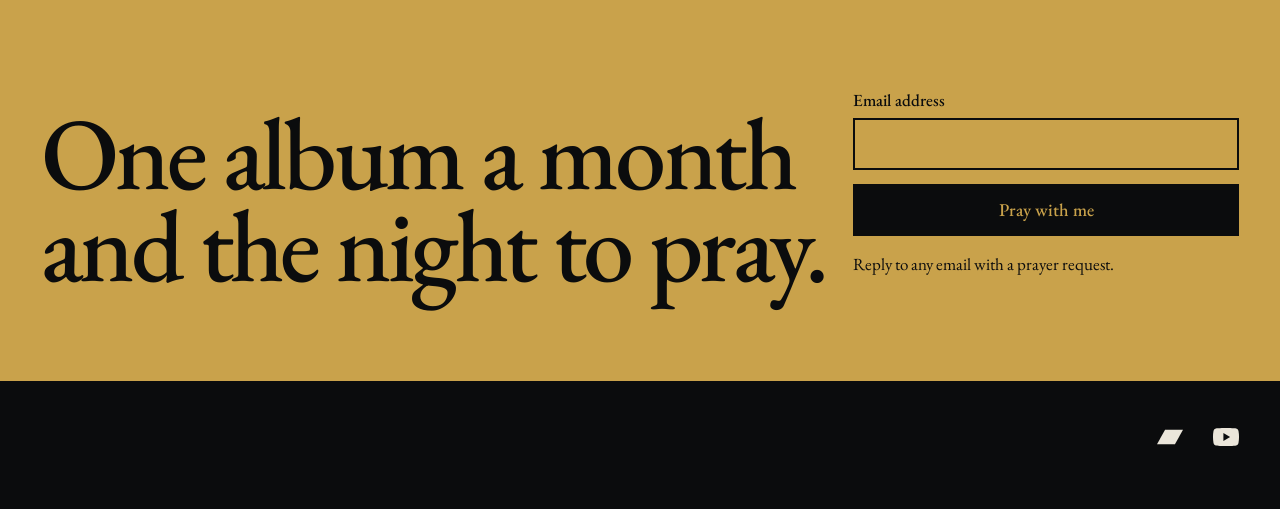
<file: prayer-watch/index.html>
<!doctype html>
<html lang="en">
<head>
<meta charset="utf-8">
<meta name="viewport" content="width=device-width,initial-scale=1">
<title>The Lowest Hallowed Prayer Watch: Christian dark ambient for prayer</title>
<meta name="description" content="Once a month, listeners press play on a new Christian dark ambient album at the same time and pray on their own, each from where they are. Prayer requests go in the chatbox.">
<!-- gen:social path=/prayer-watch/ -->
<link rel="canonical" href="https://lowesthallowed.com/prayer-watch/">
<meta property="og:type" content="website">
<meta property="og:site_name" content="Lowest Hallowed">
<meta property="og:title" content="The Lowest Hallowed Prayer Watch: Christian dark ambient for prayer">
<meta property="og:description" content="Once a month, listeners press play on a new Christian dark ambient album at the same time and pray on their own, each from where they are. Prayer requests go in the chatbox.">
<meta property="og:url" content="https://lowesthallowed.com/prayer-watch/">
<meta property="og:image" content="https://lowesthallowed.com/assets/share-card.jpg">
<meta property="og:image:width" content="1200">
<meta property="og:image:height" content="630">
<meta property="og:image:alt" content="The Lowest Hallowed Prayer Watch. Once a month, one album, one night.">
<meta name="twitter:card" content="summary_large_image">
<!-- /gen:social -->
<meta name="theme-color" content="#0b0c0d">
<meta name="author" content="Steve Chab">
<meta name="robots" content="index,follow,max-image-preview:large,max-snippet:-1">
<link rel="icon" href="../favicon.ico" sizes="48x48">
<link rel="icon" href="../assets/icon.svg" type="image/svg+xml">
<link rel="apple-touch-icon" href="../apple-touch-icon.png">
<link rel="preload" href="../assets/fonts/eb-garamond-latin-500-normal.woff2" as="font" type="font/woff2" crossorigin>
<link rel="stylesheet" href="../css/site.css">
<!-- gen:event-ld -->
<script type="application/ld+json">
{
  "@context": "https://schema.org",
  "@type": "Event",
  "name": "Lowest Hallowed Hour of Prayer: I. Watchman in the Darkest Hour",
  "description": "Listeners press play on I. Watchman in the Darkest Hour at the same time and pray on their own, each from where they are. Prayer requests go in the chatbox.",
  "startDate": "2026-12-03T22:00:00-05:00",
  "endDate": "2026-12-03T23:00:00-05:00",
  "eventStatus": "https://schema.org/EventScheduled",
  "eventAttendanceMode": "https://schema.org/OnlineEventAttendanceMode",
  "location": {
    "@type": "VirtualLocation",
    "url": "https://lowesthallowed.bandcamp.com/album/i-watchman-in-the-darkest-hour"
  },
  "url": "https://lowesthallowed.com/prayer-watch/",
  "image": [
    "https://lowesthallowed.com/assets/share-card.jpg"
  ],
  "performer": {
    "@type": "MusicGroup",
    "name": "Lowest Hallowed",
    "url": "https://lowesthallowed.com/"
  },
  "inLanguage": "en",
  "organizer": {
    "@type": "MusicGroup",
    "name": "Lowest Hallowed",
    "url": "https://lowesthallowed.com/"
  }
}
</script>
<!-- /gen:event-ld -->
<script type="application/ld+json">
{
  "@context": "https://schema.org",
  "@type": "FAQPage",
  "mainEntity": [
    {
      "@type": "Question",
      "name": "Do I have to be in a certain denomination?",
      "acceptedAnswer": {
        "@type": "Answer",
        "text": "No. Come as you are."
      }
    },
    {
      "@type": "Question",
      "name": "Do I have to like metal, ambient, or dungeon synth?",
      "acceptedAnswer": {
        "@type": "Answer",
        "text": "No. But if you do, you’ll find the sound familiar."
      }
    },
    {
      "@type": "Question",
      "name": "Why at the same time?",
      "acceptedAnswer": {
        "@type": "Answer",
        "text": "Praying alone together is still together. Knowing others are praying at the same time changes the mood."
      }
    }
  ]
}
</script>
</head>
<body>
<a class="skip" href="#main">Skip to content</a>
<!-- gen:head current=prayer-watch root=../ -->
<header class="site-head"><div class="wrap grid">
<a class="brand" href="../"><img src="../assets/pairing-color.svg" alt="Lowest Hallowed, home" width="3994" height="1016"></a>
<nav class="nav" aria-label="Main">
<a href="../prayer-watch/" aria-current="page">Prayer Watch</a>
<a href="../about/">About</a>
<a href="../similar/">Similar artists</a>
</nav></div></header>
<!-- /gen:head -->
<main id="main">
<section class="poster poster--pw" aria-labelledby="h1">
<img class="bg" src="../assets/img/snow-mountain-2000.webp" srcset="../assets/img/snow-mountain-1000.webp 1000w, ../assets/img/snow-mountain-2000.webp 2000w" sizes="100vw" alt="" width="2000" height="1334" fetchpriority="high" style="object-position:50% 70%">
<div class="poster__body"><div class="wrap grid">
<p class="tag label label--gold">Once a month, one album, one night</p>
<h1 id="h1" class="big"><span>The Lowest</span> <span>Hallowed</span> <span>Prayer Watch</span></h1>
<!-- gen:icons variant=hero -->
<ul class="icons icons--hero" role="list" aria-label="Listen and follow">
<li><a href="https://lowesthallowed.bandcamp.com" aria-label="Bandcamp"><svg viewBox="0 0 24 24" aria-hidden="true"><path fill="currentColor" d="M0 18.75l7.437-13.5H24l-7.438 13.5H0z"/></svg></a></li>
<li><a href="https://www.youtube.com/@lowesthallowed" aria-label="YouTube"><svg viewBox="0 0 24 24" aria-hidden="true"><path fill="currentColor" d="M23.5 6.2a3 3 0 0 0-2.1-2.1C19.5 3.6 12 3.6 12 3.6s-7.5 0-9.4.5A3 3 0 0 0 .5 6.2 31 31 0 0 0 0 12a31 31 0 0 0 .5 5.8 3 3 0 0 0 2.1 2.1c1.9.5 9.4.5 9.4.5s7.5 0 9.4-.5a3 3 0 0 0 2.1-2.1A31 31 0 0 0 24 12a31 31 0 0 0-.5-5.8zM9.6 15.6V8.4l6.2 3.6-6.2 3.6z"/></svg></a></li>
</ul>
<!-- /gen:icons -->
</div>
<div class="credits"><div class="wrap grid"><ul class="label" role="list"><li>Once a month</li><li>One album, one night, many people praying on their own</li></ul></div></div></div>
</section>

<section class="next" aria-labelledby="month-h"><div class="wrap grid">
<h2 id="month-h" class="sr-only">This month</h2>
<p class="answer" data-reveal>Once a month, listeners press play on a new album at the same time and pray. Prayer requests go in the chatbox.</p>
<!-- gen:this-month root=../ -->
<div class="block" data-ends="2026-12-03T23:00:00-05:00">
<p class="label label--gold tagline">Next</p>
<p class="name big">Hour of Prayer: I. Watchman in the Darkest Hour</p>
<p class="date-big big"><time datetime="2026-12-03T22:00:00-05:00"><span>Thursday,</span> <span class="nb">December 3</span> <span class="when">10pm Eastern</span></time></p>
<div class="btns"><a class="btn" href="https://lowesthallowed.bandcamp.com/album/i-watchman-in-the-darkest-hour">RSVP on Bandcamp</a><a class="btn" href="../calendar/prayer-watch.ics">Add to calendar</a></div>
</div>
<div class="block" data-passed hidden>
<p class="name big">This Prayer Watch has passed.</p>
<p class="fine">The next one will be posted here and sent by email.</p>
</div>
<!-- /gen:this-month -->
<p class="fine" data-reveal>The Prayer Watch happens the night before the album comes out, at 10pm Eastern. If that changes, this page and the email will say so. Follow the Bandcamp page to get a reminder.</p>
</div></section>

<section class="panel" aria-labelledby="what-h"><img class="bg" src="../assets/img/dark-water-2000.webp" srcset="../assets/img/dark-water-1000.webp 1000w, ../assets/img/dark-water-2000.webp 2000w" sizes="100vw" alt="" width="2000" height="1125" loading="lazy">
<div class="wrap grid"><h2 id="what-h" class="big" data-reveal>What it is</h2><div class="txt" data-reveal><p>A listening party on Bandcamp, the night before each album&rsquo;s release. Everyone presses play at once and prays on their own while the album plays. No one can see or hear anyone else pray. Type a prayer request in the chat if you like. No stream to watch, no sermon. If you like the album, you can buy it on Bandcamp.</p></div></div></section>

<section class="slab" aria-label="Scripture"><img class="bg" src="../assets/img/fog-band-2000.webp" srcset="../assets/img/fog-band-1000.webp 1000w, ../assets/img/fog-band-2000.webp 2000w" sizes="100vw" alt="" width="2000" height="832" loading="lazy">
<div class="wrap grid"><figure data-reveal><blockquote class="quote big"><p>&ldquo;For where two or three are gathered together in my name, there am I in the midst of them.&rdquo;</p></blockquote><figcaption class="label label--gold">Matthew 18:20</figcaption></figure></div></section>

<section class="list" aria-labelledby="join-h"><div class="wrap grid"><h2 id="join-h" class="big" data-reveal>How to join</h2>
<ol class="steps" role="list">
<li data-reveal><span class="n big" aria-hidden="true">1</span><p>RSVP on Bandcamp.</p></li>
<li data-reveal><span class="n big" aria-hidden="true">2</span><p>Find a quiet place.</p></li>
<li data-reveal><span class="n big" aria-hidden="true">3</span><p>Press play, then pray.</p></li>
<li data-reveal><span class="n big" aria-hidden="true">4</span><p>Have a prayer or a request? Type it in the chat at the Prayer Watch on Bandcamp.</p></li>
</ol></div></section>

<section class="list" aria-labelledby="q-h"><div class="wrap grid"><h2 id="q-h" class="big" data-reveal>Questions</h2>
<dl class="faq">
<div data-reveal><dt>Do I have to be in a certain denomination?</dt><dd>No. Come as you are.</dd></div>
<div data-reveal><dt>Do I have to like metal, ambient, or dungeon synth?</dt><dd>No. But if you do, you&rsquo;ll find the sound familiar.</dd></div>
<div data-reveal><dt>Why at the same time?</dt><dd>Praying alone together is still together. Knowing others are praying at the same time changes the mood.</dd></div>
</dl></div></section>
<!-- gen:signup -->
<!-- Email signup. Keep the hidden honeypot field (b_...). -->
<section class="signup" aria-labelledby="signup-h"><div class="wrap grid">
<h2 id="signup-h" class="big" data-reveal>One album a month and the night to pray.</h2>
<form action="https://stevechab.us1.list-manage.com/subscribe/post?u=f1053750f10d214155ce8e49b&amp;id=ab0aa554cf&amp;f_id=006b1ce5f0" method="post" id="mc-embedded-subscribe-form" name="mc-embedded-subscribe-form" data-reveal>
<div><label class="label" for="mce-EMAIL">Email address</label><input type="email" name="EMAIL" id="mce-EMAIL" autocomplete="email" required></div>
<input type="hidden" name="group[3117][1]" value="1">
<div class="hp" aria-hidden="true"><input type="text" name="b_f1053750f10d214155ce8e49b_ab0aa554cf" tabindex="-1" value="" autocomplete="off"></div>
<button class="btn" type="submit" name="subscribe" value="Subscribe">Pray with me</button>
<p class="note">Reply to any email with a prayer request.</p>
<p class="note" id="mc-msg" role="status"></p>
</form></div></section>
<script>
/* Progressive enhancement: send the signup to Mailchimp's JSONP endpoint and show the answer here, so nobody lands on Mailchimp's
   thank-you page. Without JS, or if Mailchimp does not answer in 8 seconds, the form posts the normal way. */
(function () {
  var f = document.getElementById('mc-embedded-subscribe-form'), msg = document.getElementById('mc-msg');
  if (!f || !window.URLSearchParams) return;
  f.addEventListener('submit', function (e) {
    e.preventDefault();
    var q = new URLSearchParams(new FormData(f)), s = document.createElement('script'), done = false,
        cb = 'mcDone' + Date.now(), btn = f.querySelector('button');
    function end() { done = true; delete window[cb]; s.remove(); btn.disabled = false; }
    window[cb] = function (r) {
      end();
      msg.textContent = new DOMParser().parseFromString(r.msg || '', 'text/html').body.textContent.replace(/^\d+ - /, '');
      if (r.result === 'success') f.reset();
    };
    q.set('c', cb);
    btn.disabled = true; msg.textContent = 'Sending\u2026';
    s.onerror = function () { if (!done) { end(); f.submit(); } };
    setTimeout(function () { if (!done) { end(); f.submit(); } }, 8000);
    s.src = f.action.replace('/post?', '/post-json?') + '&' + q;
    document.head.appendChild(s);
  });
})();
</script>
<!-- /gen:signup -->
</main>
<!-- gen:footer -->
<footer class="site-foot"><div class="wrap grid">
<ul class="icons" role="list" aria-label="Listen and follow">
<li><a href="https://lowesthallowed.bandcamp.com" aria-label="Bandcamp"><svg viewBox="0 0 24 24" aria-hidden="true"><path fill="currentColor" d="M0 18.75l7.437-13.5H24l-7.438 13.5H0z"/></svg></a></li>
<li><a href="https://www.youtube.com/@lowesthallowed" aria-label="YouTube"><svg viewBox="0 0 24 24" aria-hidden="true"><path fill="currentColor" d="M23.5 6.2a3 3 0 0 0-2.1-2.1C19.5 3.6 12 3.6 12 3.6s-7.5 0-9.4.5A3 3 0 0 0 .5 6.2 31 31 0 0 0 0 12a31 31 0 0 0 .5 5.8 3 3 0 0 0 2.1 2.1c1.9.5 9.4.5 9.4.5s7.5 0 9.4-.5a3 3 0 0 0 2.1-2.1A31 31 0 0 0 24 12a31 31 0 0 0-.5-5.8zM9.6 15.6V8.4l6.2 3.6-6.2 3.6z"/></svg></a></li>
</ul>
</div></footer>
<!-- /gen:footer -->
<script src="../js/reveal.js"></script>
<script src="../js/site.js"></script>
</body>
</html>
</file>
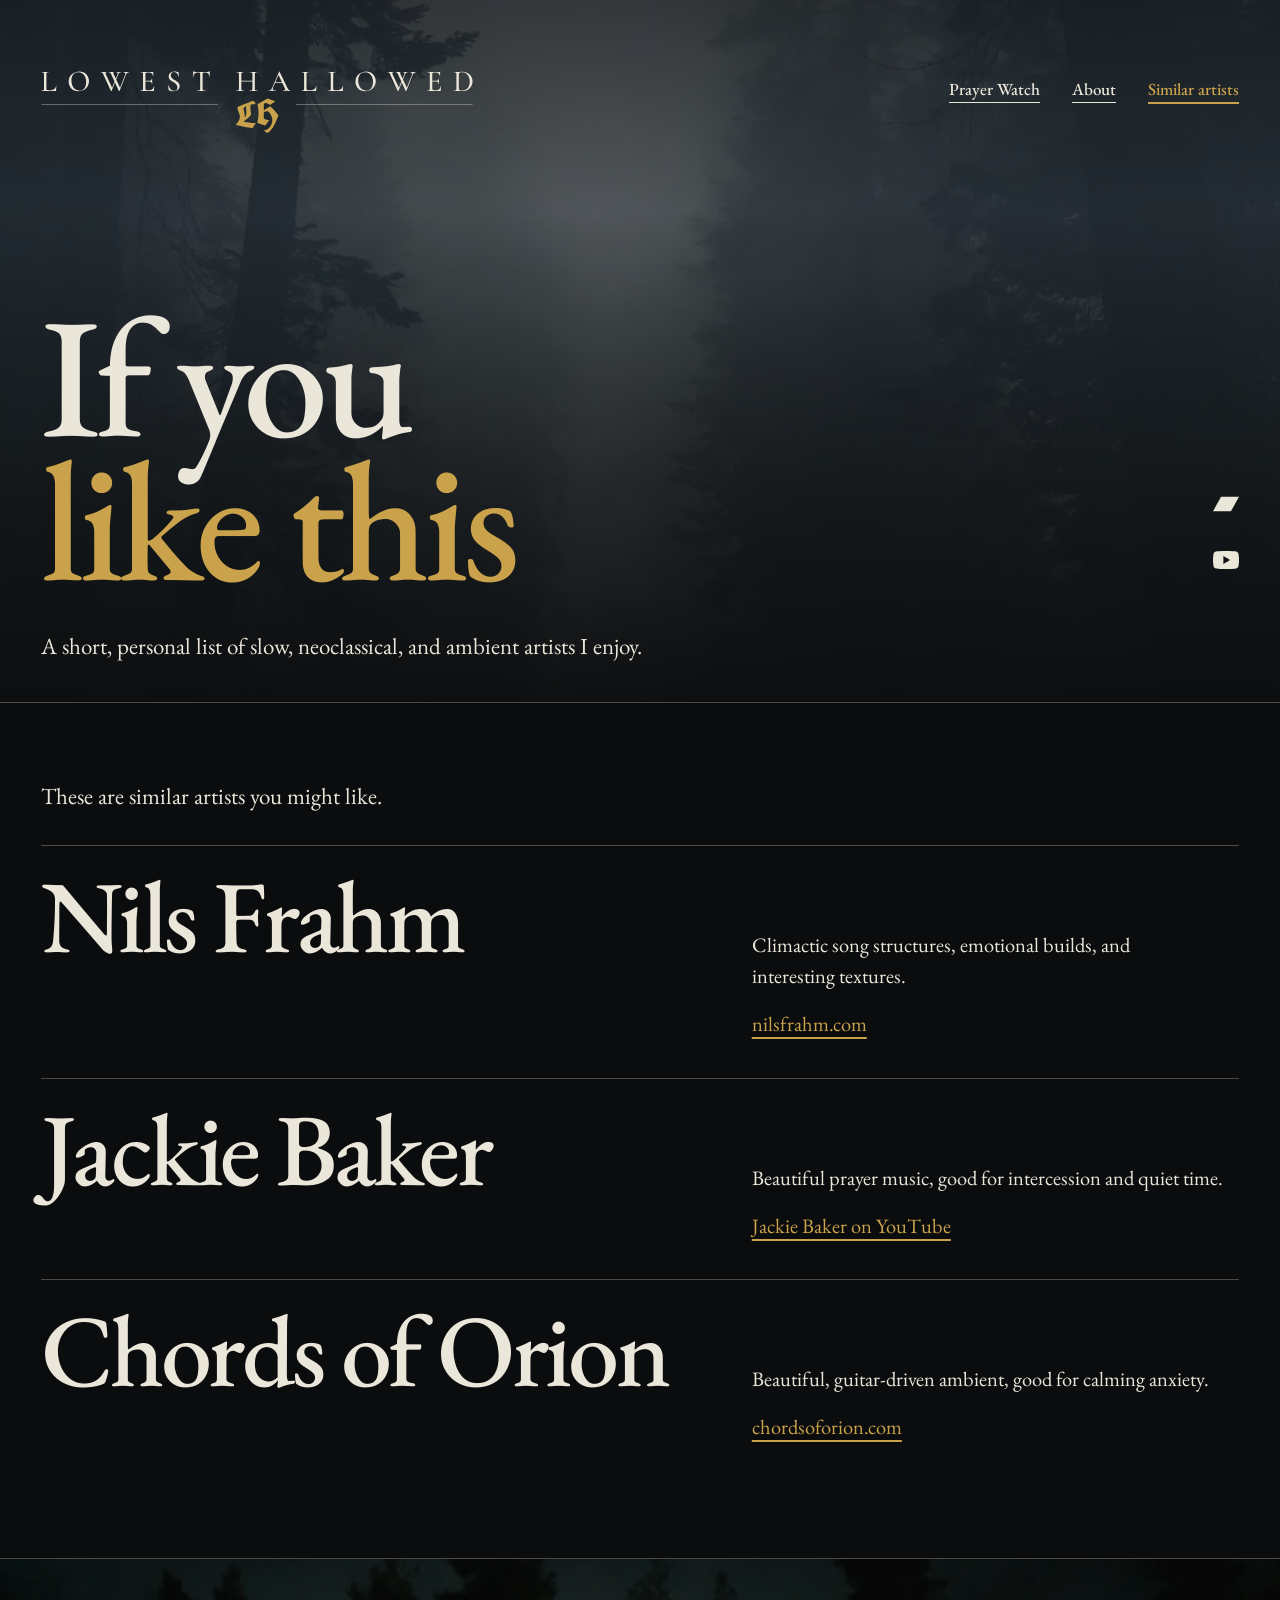
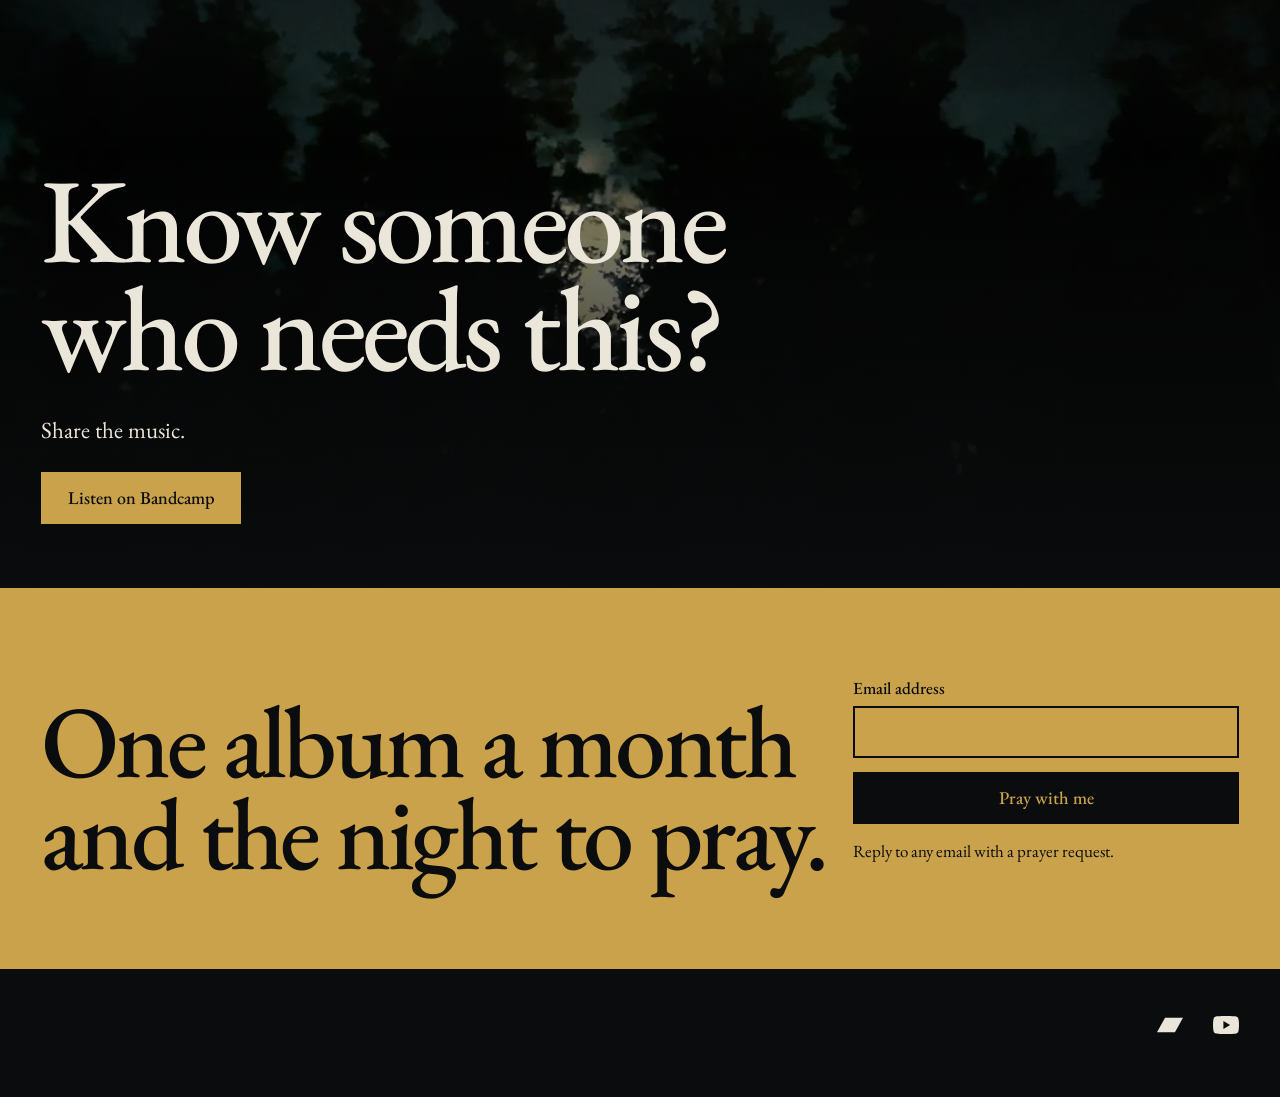
<file: similar/index.html>
<!doctype html>
<html lang="en">
<head>
<meta charset="utf-8">
<meta name="viewport" content="width=device-width,initial-scale=1">
<title>If you like Lowest Hallowed: artists I enjoy</title>
<meta name="description" content="Slow, neoclassical, and ambient artists one listener actually plays, with a line on each.">
<!-- gen:social path=/similar/ -->
<link rel="canonical" href="https://lowesthallowed.com/similar/">
<meta property="og:type" content="website">
<meta property="og:site_name" content="Lowest Hallowed">
<meta property="og:title" content="If you like Lowest Hallowed: artists I enjoy">
<meta property="og:description" content="Slow, neoclassical, and ambient artists one listener actually plays, with a line on each.">
<meta property="og:url" content="https://lowesthallowed.com/similar/">
<meta property="og:image" content="https://lowesthallowed.com/assets/share-card.jpg">
<meta property="og:image:width" content="1200">
<meta property="og:image:height" content="630">
<meta property="og:image:alt" content="The Lowest Hallowed Prayer Watch. Once a month, one album, one night.">
<meta name="twitter:card" content="summary_large_image">
<!-- /gen:social -->
<meta name="theme-color" content="#0b0c0d">
<meta name="author" content="Steve Chab">
<meta name="robots" content="index,follow,max-image-preview:large,max-snippet:-1">
<link rel="icon" href="../favicon.ico" sizes="48x48">
<link rel="icon" href="../assets/icon.svg" type="image/svg+xml">
<link rel="apple-touch-icon" href="../apple-touch-icon.png">
<link rel="preload" href="../assets/fonts/eb-garamond-latin-500-normal.woff2" as="font" type="font/woff2" crossorigin>
<link rel="stylesheet" href="../css/site.css">
</head>
<body>
<a class="skip" href="#main">Skip to content</a>
<!-- gen:head current=similar root=../ -->
<header class="site-head"><div class="wrap grid">
<a class="brand" href="../"><img src="../assets/pairing-color.svg" alt="Lowest Hallowed, home" width="3994" height="1016"></a>
<nav class="nav" aria-label="Main">
<a href="../prayer-watch/">Prayer Watch</a>
<a href="../about/">About</a>
<a href="../similar/" aria-current="page">Similar artists</a>
</nav></div></header>
<!-- /gen:head -->
<main id="main">
<section class="poster poster--page" aria-labelledby="h1">
<img class="bg" src="../assets/img/fog-band-2000.webp" srcset="../assets/img/fog-band-1000.webp 1000w, ../assets/img/fog-band-2000.webp 2000w" sizes="100vw" alt="" width="2000" height="832" fetchpriority="high">
<div class="poster__body"><div class="wrap grid">
<h1 id="h1" class="big"><span>If you</span> <span>like this</span></h1>
<!-- gen:icons variant=hero -->
<ul class="icons icons--hero" role="list" aria-label="Listen and follow">
<li><a href="https://lowesthallowed.bandcamp.com" aria-label="Bandcamp"><svg viewBox="0 0 24 24" aria-hidden="true"><path fill="currentColor" d="M0 18.75l7.437-13.5H24l-7.438 13.5H0z"/></svg></a></li>
<li><a href="https://www.youtube.com/@lowesthallowed" aria-label="YouTube"><svg viewBox="0 0 24 24" aria-hidden="true"><path fill="currentColor" d="M23.5 6.2a3 3 0 0 0-2.1-2.1C19.5 3.6 12 3.6 12 3.6s-7.5 0-9.4.5A3 3 0 0 0 .5 6.2 31 31 0 0 0 0 12a31 31 0 0 0 .5 5.8 3 3 0 0 0 2.1 2.1c1.9.5 9.4.5 9.4.5s7.5 0 9.4-.5a3 3 0 0 0 2.1-2.1A31 31 0 0 0 24 12a31 31 0 0 0-.5-5.8zM9.6 15.6V8.4l6.2 3.6-6.2 3.6z"/></svg></a></li>
</ul>
<!-- /gen:icons -->
<p class="lede">A short, personal list of slow, neoclassical, and ambient artists I enjoy.</p>
</div></div>
</section>

<section class="list" aria-labelledby="list-h"><div class="wrap grid">
<h2 id="list-h" class="sr-only">Artists I enjoy</h2>
<p class="lede" data-reveal>These are similar artists you might like.</p>
<ul class="artists" role="list">
<li data-reveal><h3 class="big">Nils Frahm</h3><div class="body"><p>Climactic song structures, emotional builds, and interesting textures.</p><a href="https://www.nilsfrahm.com">nilsfrahm.com</a></div></li>
<li data-reveal><h3 class="big">Jackie Baker</h3><div class="body"><p>Beautiful prayer music, good for intercession and quiet time.</p><a href="https://music.youtube.com/channel/UCt6tyLHdZCzkbQ47oF7EdDg">Jackie Baker on YouTube</a></div></li>
<li data-reveal><h3 class="big">Chords of Orion</h3><div class="body"><p>Beautiful, guitar-driven ambient, good for calming anxiety.</p><a href="https://chordsoforion.com">chordsoforion.com</a></div></li>
</ul></div></section>

<section class="panel panel--short" aria-label="Share the music"><img class="bg" src="../assets/img/night-treeline-2000.webp" srcset="../assets/img/night-treeline-1000.webp 1000w, ../assets/img/night-treeline-2000.webp 2000w" sizes="100vw" alt="" width="2000" height="1125" loading="lazy">
<div class="wrap grid"><p class="statement big" data-reveal>Know someone who needs this?</p>
<div class="txt" data-reveal><p>Share the music.</p><a class="btn" href="https://lowesthallowed.bandcamp.com">Listen on Bandcamp</a></div></div></section>
<!-- gen:signup -->
<!-- Email signup. Keep the hidden honeypot field (b_...). -->
<section class="signup" aria-labelledby="signup-h"><div class="wrap grid">
<h2 id="signup-h" class="big" data-reveal>One album a month and the night to pray.</h2>
<form action="https://stevechab.us1.list-manage.com/subscribe/post?u=f1053750f10d214155ce8e49b&amp;id=ab0aa554cf&amp;f_id=006b1ce5f0" method="post" id="mc-embedded-subscribe-form" name="mc-embedded-subscribe-form" data-reveal>
<div><label class="label" for="mce-EMAIL">Email address</label><input type="email" name="EMAIL" id="mce-EMAIL" autocomplete="email" required></div>
<input type="hidden" name="group[3117][1]" value="1">
<div class="hp" aria-hidden="true"><input type="text" name="b_f1053750f10d214155ce8e49b_ab0aa554cf" tabindex="-1" value="" autocomplete="off"></div>
<button class="btn" type="submit" name="subscribe" value="Subscribe">Pray with me</button>
<p class="note">Reply to any email with a prayer request.</p>
<p class="note" id="mc-msg" role="status"></p>
</form></div></section>
<script>
/* Progressive enhancement: send the signup to Mailchimp's JSONP endpoint and show the answer here, so nobody lands on Mailchimp's
   thank-you page. Without JS, or if Mailchimp does not answer in 8 seconds, the form posts the normal way. */
(function () {
  var f = document.getElementById('mc-embedded-subscribe-form'), msg = document.getElementById('mc-msg');
  if (!f || !window.URLSearchParams) return;
  f.addEventListener('submit', function (e) {
    e.preventDefault();
    var q = new URLSearchParams(new FormData(f)), s = document.createElement('script'), done = false,
        cb = 'mcDone' + Date.now(), btn = f.querySelector('button');
    function end() { done = true; delete window[cb]; s.remove(); btn.disabled = false; }
    window[cb] = function (r) {
      end();
      msg.textContent = new DOMParser().parseFromString(r.msg || '', 'text/html').body.textContent.replace(/^\d+ - /, '');
      if (r.result === 'success') f.reset();
    };
    q.set('c', cb);
    btn.disabled = true; msg.textContent = 'Sending\u2026';
    s.onerror = function () { if (!done) { end(); f.submit(); } };
    setTimeout(function () { if (!done) { end(); f.submit(); } }, 8000);
    s.src = f.action.replace('/post?', '/post-json?') + '&' + q;
    document.head.appendChild(s);
  });
})();
</script>
<!-- /gen:signup -->
</main>
<!-- gen:footer -->
<footer class="site-foot"><div class="wrap grid">
<ul class="icons" role="list" aria-label="Listen and follow">
<li><a href="https://lowesthallowed.bandcamp.com" aria-label="Bandcamp"><svg viewBox="0 0 24 24" aria-hidden="true"><path fill="currentColor" d="M0 18.75l7.437-13.5H24l-7.438 13.5H0z"/></svg></a></li>
<li><a href="https://www.youtube.com/@lowesthallowed" aria-label="YouTube"><svg viewBox="0 0 24 24" aria-hidden="true"><path fill="currentColor" d="M23.5 6.2a3 3 0 0 0-2.1-2.1C19.5 3.6 12 3.6 12 3.6s-7.5 0-9.4.5A3 3 0 0 0 .5 6.2 31 31 0 0 0 0 12a31 31 0 0 0 .5 5.8 3 3 0 0 0 2.1 2.1c1.9.5 9.4.5 9.4.5s7.5 0 9.4-.5a3 3 0 0 0 2.1-2.1A31 31 0 0 0 24 12a31 31 0 0 0-.5-5.8zM9.6 15.6V8.4l6.2 3.6-6.2 3.6z"/></svg></a></li>
</ul>
</div></footer>
<!-- /gen:footer -->
<script src="../js/reveal.js"></script>
</body>
</html>
</file>
<file: css/site.css>
/* Lowest Hallowed. Type poster direction (approved 2026-11-25).
   One typeface: EB Garamond 400 and 500. No caps, no italics, no letter-spacing except tight display type.
   Caps live only in the word mark image. Tokens are a copy of brand/tokens.css in the ambient-pedal repo. */

@font-face{font-family:"EB Garamond";font-weight:400;src:url(../assets/fonts/eb-garamond-latin-400-normal.woff2) format("woff2");font-display:swap}
@font-face{font-family:"EB Garamond";font-weight:500;src:url(../assets/fonts/eb-garamond-latin-500-normal.woff2) format("woff2");font-display:swap}

:root{
  --black:#0b0c0d;--gold:#c9a24b;--bone:#ebe6da;
  --bone-dim:color-mix(in srgb,var(--bone) 80%,var(--black));
  --font-text:"EB Garamond",Georgia,serif;
  --m:clamp(1rem,3.2vw,2.75rem);--g:clamp(.75rem,1.6vw,1.5rem);--max:1600px;
  --rule:1px solid color-mix(in srgb,var(--bone) 28%,transparent);
  --lead:clamp(1.25rem,1.8vw,1.625rem);    /* text under big headings */
  --body:clamp(1.25rem,1.6vw,1.5rem);      /* text beside row headings */
}

/* base */
*,*::before,*::after{box-sizing:border-box}
html{-webkit-text-size-adjust:100%;color-scheme:dark;background:var(--black)}
body{margin:0;background:var(--black);color:var(--bone);font:400 1.125rem/1.55 var(--font-text)}
h1,h2,h3,p,ol,ul,figure,blockquote,dl,dd{margin:0}
ul,ol{padding:0;list-style:none}
img,svg{display:block;max-width:100%}
a{color:inherit}
:focus-visible{outline:3px solid var(--gold);outline-offset:4px;border-radius:2px}
.skip{position:absolute;left:1rem;top:-5rem;z-index:100;background:var(--gold);color:var(--black);padding:.75rem 1.25rem;font:500 1rem/1 var(--font-text);text-decoration:none}
.skip:focus{top:1rem}
.sr-only{position:absolute;width:1px;height:1px;overflow:hidden;clip:rect(0 0 0 0);white-space:nowrap}
.nb{white-space:nowrap}
[hidden]{display:none!important}
p,dd,li{text-wrap:pretty}  /* no one-word last lines; display type below uses balance */

/* reveal: content is visible without JS; reveal.js adds .js to <html>, then .is-in as items arrive */
.js [data-reveal]{opacity:0;transform:translateY(14px);transition:opacity 1.1s ease,transform 1.1s ease;transition-delay:var(--d,0s)}
.js [data-reveal].is-in{opacity:1;transform:none}
.txt[data-reveal],form[data-reveal]{--d:.15s}

/* the 12 column grid, and every row built on it */
.grid,.block,.steps li,.faq>div,.rows>div,.artists li{display:grid;grid-template-columns:repeat(12,minmax(0,1fr));column-gap:var(--g)}
.wrap{width:100%;max-width:var(--max);margin-inline:auto;padding-inline:var(--m)}
.block{grid-column:1/-1}
.label{font:500 1.0625rem/1.3 var(--font-text);color:var(--bone-dim)}
.label--gold{color:var(--gold)}
.big{font-weight:500;letter-spacing:-.035em}

/* header */
.site-head{position:absolute;inset:0 0 auto;z-index:5;padding-block:1.75rem;overflow-x:clip}
.site-head--static{position:relative}
.site-head .grid{align-items:center}
.brand,.nav{grid-row:1}
.brand{grid-column:1/span 8;display:block;width:min(100%,27rem)}
/* The mark has 5.6% empty margin each side; widen the image so the visible wordmark lines up with the headline. */
.brand img{width:112.6%;max-width:none;margin-left:-6.3%;height:auto}
.nav{grid-column:9/-1;display:flex;flex-wrap:wrap;gap:.25rem 2rem;justify-content:flex-end}
.nav a{display:inline-block;padding:.6rem 0;font:500 1.0625rem/1 var(--font-text);color:var(--bone);text-decoration:underline;text-decoration-thickness:1px;text-underline-offset:.4em}
.nav a:hover,.nav a[aria-current="page"]{color:var(--gold);text-decoration-thickness:2px}

/* full-bleed photo sections: hero, panels and slabs share this */
.poster,.panel,.slab{position:relative;isolation:isolate;overflow:hidden;background:var(--black);display:flex;flex-direction:column}
.panel,.slab{justify-content:flex-end;padding-block:clamp(2.5rem,5vw,4.5rem)}
.bg{position:absolute;inset:-4%;z-index:-3;width:108%;max-width:none;height:108%;object-fit:cover;filter:brightness(.62) saturate(.9);animation:drift 70s ease-in-out infinite alternate}
.panel:nth-of-type(even) .bg{animation-direction:alternate-reverse}
.poster::before,.panel::before,.slab::before{content:"";position:absolute;inset:0;z-index:-2;background:linear-gradient(180deg,rgba(11,12,13,.5) 0%,rgba(11,12,13,.1) 30%,rgba(11,12,13,.6) 70%,rgba(11,12,13,.92) 100%)}
@keyframes drift{from{transform:scale(1) translate3d(0,0,0)}to{transform:scale(1.08) translate3d(-2%,1.2%,0)}}
.glow{position:absolute;z-index:-1;left:44%;top:34%;width:34vmin;height:34vmin;translate:-50% -50%;border-radius:50%;background:radial-gradient(circle,rgba(201,162,75,.38),rgba(201,162,75,0) 68%);animation:breathe 11s ease-in-out infinite alternate;pointer-events:none}
@keyframes breathe{from{opacity:.45}to{opacity:.9}}

/* hero */
.poster{min-height:100vh;min-height:100svh;padding-top:9rem}
.poster--page{min-height:78vh;min-height:78svh}
.poster__body{margin-top:auto;padding-bottom:clamp(1.25rem,3vw,2.5rem)}
.poster .tag{grid-column:1/-1;margin-bottom:clamp(.5rem,1.5vw,1rem)}
.poster h1{grid-column:1/-1;grid-row:2;font-size:min(21vw,22.5vh);line-height:.84;padding-bottom:.18em}
.poster h1 span{display:block;white-space:nowrap;animation:rise 1.8s cubic-bezier(.2,.7,.2,1) both}
.poster h1 span:nth-child(2){animation-delay:.25s}
.poster h1 span:nth-child(3){animation-delay:.5s;color:var(--gold)}
@keyframes rise{from{opacity:0;transform:translateY(.12em)}to{opacity:1;transform:none}}
.poster--pw h1,.poster--page h1{font-size:min(16vw,19vh)}
.poster--page h1 span:last-child{color:var(--gold)}
.poster .lede{grid-row:3}
.lede{grid-column:1/span 8;margin-top:.5rem;font:400 var(--lead)/1.45 var(--font-text)}
.list .lede{grid-column:1/-1;margin-block:0 clamp(1rem,3vw,2rem)}
.credits{border-top:var(--rule);padding-block:.75rem 1rem}
.credits ul{grid-column:1/span 8;display:flex;flex-wrap:wrap;gap:.35rem 2rem}
.credits li{color:var(--bone)}

/* icon links: stacked down the hero's right edge, in a row in the footer */
.icons{display:grid;gap:.5rem;margin-right:-.7rem}
.icons--hero{grid-column:1/-1;grid-row:2;position:relative;z-index:2;justify-self:end;align-self:end;padding-bottom:clamp(1rem,3vw,2.5rem)}
.icons a{display:grid;place-items:center;width:3rem;height:3rem;color:var(--bone);border-radius:50%;transition:color .3s}
.icons a:hover{color:var(--gold)}
.icons svg{width:1.625rem;height:1.625rem}

/* big type panels: the headline sits on the photo, text beneath */
.panel{min-height:min(95vh,62rem);border-top:var(--rule)}
.panel--tall{min-height:min(110vh,70rem)}
.panel--short{min-height:min(70vh,46rem)}
.panel h2,.slab .quote{grid-column:1/-1;font-size:clamp(3.5rem,15vw,15.5rem);line-height:.86;text-wrap:balance}
.statement{grid-column:1/-1;font-size:clamp(2.75rem,9.4vw,10rem);line-height:.9;text-wrap:balance}
.txt{grid-column:1/span 6;font:400 var(--lead)/1.45 var(--font-text)}
.panel .txt{margin-top:clamp(1.25rem,2.5vw,2rem)}
.txt p+p{margin-top:1rem;color:var(--bone-dim)}
.txt .btn{margin-top:1.5rem}
.slab{min-height:min(85vh,56rem)}
.slab figure{grid-column:1/-1}
.slab .quote{font-size:clamp(2.75rem,9vw,9.5rem);line-height:.92;max-width:12em}
.slab figcaption{margin-top:1.5rem}

/* buttons: sentence case, black on gold, bone on hover so they never vanish into the dark */
.btn{display:inline-flex;align-items:center;min-height:3.25rem;padding:.8rem 1.6rem;font:500 1.125rem/1 var(--font-text);text-decoration:none;border:1px solid var(--gold);background:var(--gold);color:var(--black);transition:background .3s,border-color .3s}
.btn:hover{background:var(--bone);border-color:var(--bone)}
.btns{display:flex;flex-wrap:wrap;gap:.75rem}

/* signup: gold slab, black type (8.2:1) */
.signup{background:var(--gold);color:var(--black);padding-block:clamp(3rem,7vw,6rem)}
.signup .grid{row-gap:2rem;align-items:end}
.signup h2{grid-column:1/span 8;font-size:clamp(3rem,8vw,8rem);line-height:.9;text-wrap:balance}
.signup form{grid-column:9/-1;display:grid;gap:.9rem}
.signup label{display:block;margin-bottom:.4rem;color:var(--black)}
.signup input[type="email"]{width:100%;min-height:3.25rem;padding:.6rem .9rem;background:transparent;color:var(--black);border:2px solid var(--black);border-radius:0;font:400 1.125rem/1 var(--font-text)}
.signup :focus-visible{outline-color:var(--black)}
.signup .btn{background:var(--black);color:var(--gold);border-color:var(--black);justify-content:center;cursor:pointer}
.signup .btn:hover{background:var(--bone);color:var(--black)}
.signup .note{font-size:1.0625rem}
.signup .hp{position:absolute;left:-5000px}

/* footer */
.site-foot{padding-block:2rem 3rem}
.site-foot .icons{grid-column:1/-1;display:flex;justify-content:flex-end}

/* prayer watch: next gathering and latest album on black */
.next{padding-block:clamp(2.5rem,6vw,5.5rem);border-top:var(--rule)}
.next .grid,.next .block{row-gap:1.5rem;align-items:start}
.next .answer{grid-column:1/span 8;font:500 clamp(1.5rem,2.4vw,2.25rem)/1.25 var(--font-text);text-wrap:balance}
.next .tagline,.next .name,.date-big{grid-column:1/span 8}
.next .name{font-size:clamp(1.75rem,3vw,2.75rem);line-height:1.1}
.date-big{padding-bottom:.12em;font-size:clamp(3.5rem,11.5vw,11.5rem);line-height:.86}
.date-big span{display:block}
.date-big .when{color:var(--gold)}
.next .fine{grid-column:1/span 6;color:var(--bone-dim);font-size:1.125rem}
.next .btns{grid-column:1/-1}
.next .latest{border-top:var(--rule);padding-top:clamp(1.5rem,3vw,2.5rem);margin-top:clamp(.5rem,2vw,1.5rem)}

/* steps, questions, rows, artists: big type on black */
.list{padding-block:clamp(2.5rem,6vw,5rem);border-top:var(--rule)}
.list h2,.lost h1{grid-column:1/-1;font-size:clamp(3.5rem,13vw,13rem);line-height:.86}
.list .grid>h2{margin-bottom:clamp(1.5rem,4vw,3rem)}
.steps,.faq,.rows,.artists{grid-column:1/-1;display:grid}
.faq>div,.rows>div,.artists li{border-top:var(--rule);padding-block:1.5rem;row-gap:.75rem}
.steps li{align-items:baseline;border-top:var(--rule);padding-block:1.25rem}
.steps .n{grid-column:1/span 3;font-size:clamp(4rem,10vw,9rem);line-height:.9;color:var(--gold)}
.steps p{grid-column:4/span 8;font:500 clamp(1.8rem,4.2vw,4rem)/1.05 var(--font-text);letter-spacing:-.02em;text-wrap:balance}
.faq dt,.rows h2{grid-column:1/span 7;font:500 clamp(1.8rem,3.6vw,3.25rem)/1.05 var(--font-text);letter-spacing:-.02em;text-wrap:balance}
.faq dd{grid-column:9/-1;font-size:clamp(1.125rem,1.4vw,1.375rem);color:var(--bone-dim)}
.rows .body,.artists .body{grid-column:8/-1;font-size:var(--body);line-height:1.5}
.rows .body p+.btns{margin-top:1rem}
.artists li{padding-bottom:2rem;align-items:baseline}
.artists h3{grid-column:1/span 7;font-size:clamp(3rem,8vw,8rem);line-height:.9;text-wrap:balance}
.artists a{display:inline-block;margin-top:.75rem;padding-block:.35rem;color:var(--gold);text-underline-offset:.3em}
.artists a:hover{color:var(--bone)}

/* 404 */
.lost{padding-block:clamp(3rem,8vw,7rem)}
.lost h1{margin-bottom:1.5rem}
.lost .btns{grid-column:1/-1;margin-top:1.5rem}

@media (max-width:900px){
  .txt,.date-big,.next .name,.next .fine,.next .answer,.next .tagline,.lede,
  .signup h2,.signup form,.credits ul{grid-column:1/-1}
  .steps li{grid-template-columns:4rem 1fr}
  .steps .n,.steps p{grid-column:auto}
  .faq>div,.rows>div,.artists li{grid-template-columns:1fr}
  .faq dt,.faq dd,.rows h2,.rows .body,.artists h3,.artists .body{grid-column:1/-1}
}
@media (max-width:760px){
  .grid,.block{grid-template-columns:repeat(4,minmax(0,1fr))}
  .brand{grid-column:1/-1;width:100%;max-width:34rem}
  .site-head{padding-block:1rem}
  .nav{grid-row:2;grid-column:1/-1;justify-content:flex-start;gap:.25rem 1.25rem;margin-top:.5rem}
  .poster{padding-top:8rem}
  .poster h1{font-size:min(25vw,26vh)}
  .poster--pw h1,.poster--page h1{font-size:min(18vw,20vh)}
  .icons--hero{grid-row:3;padding-bottom:0;grid-auto-flow:column}
  .poster .lede{grid-row:4}
  .site-foot .icons{justify-content:flex-start;margin:0 0 0 -.7rem}
  .panel h2{font-size:clamp(3.25rem,19vw,6rem)}
}

@media (prefers-reduced-motion:reduce){
  *,*::before,*::after{animation:none!important;transition:none!important;scroll-behavior:auto!important}
  .js [data-reveal]{opacity:1;transform:none}
}
</file>
